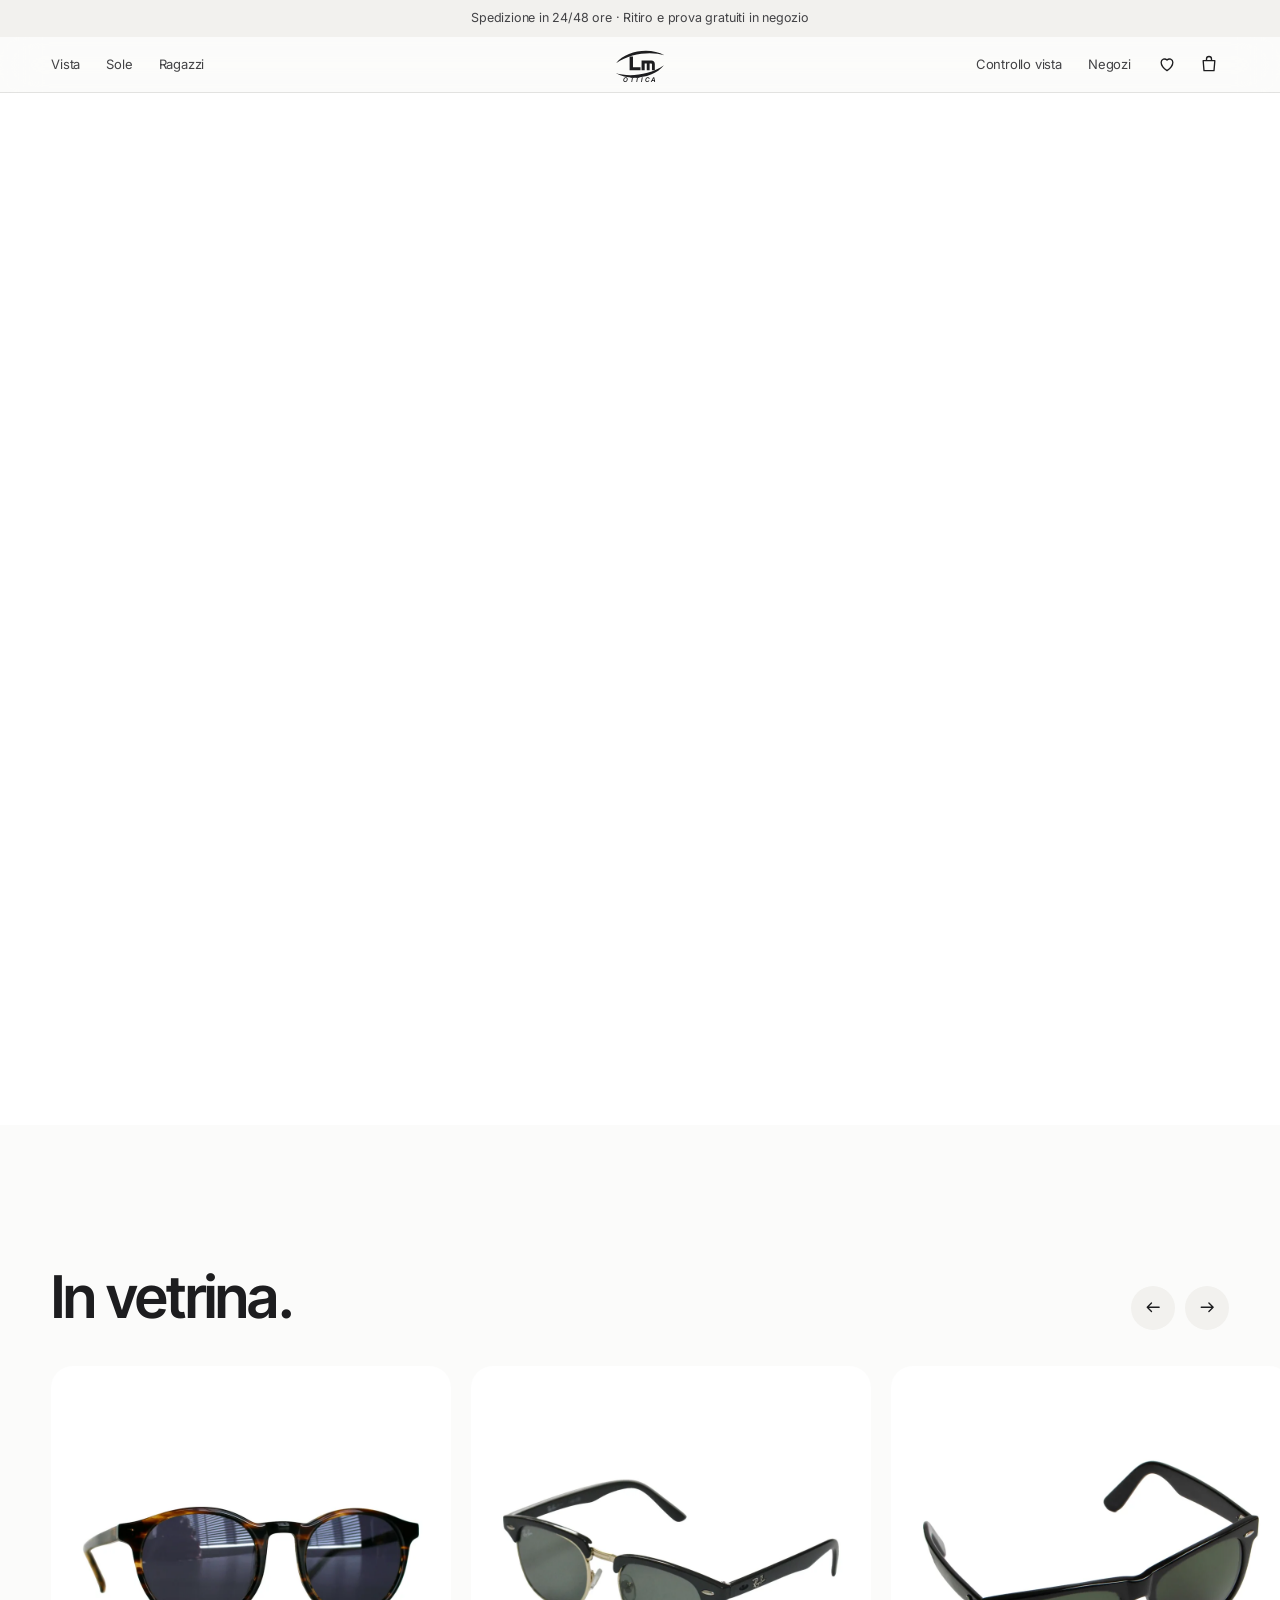
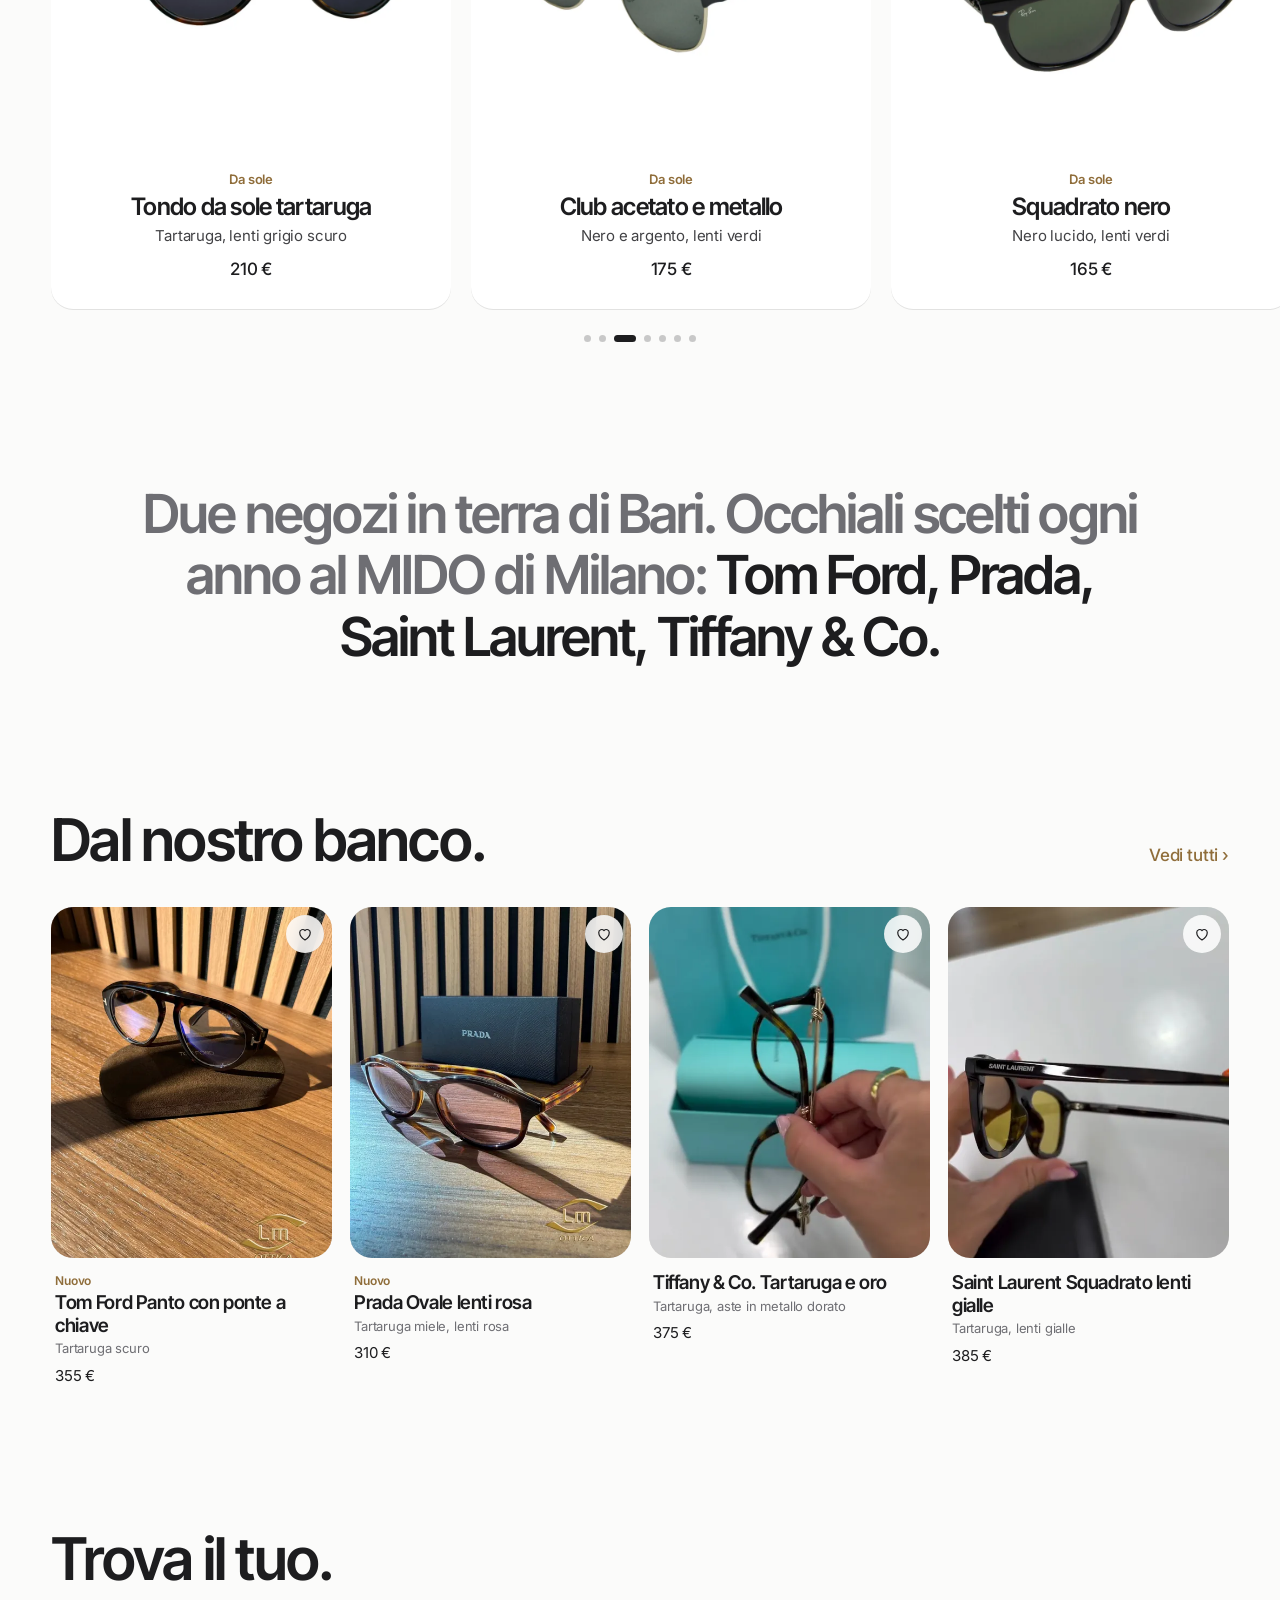
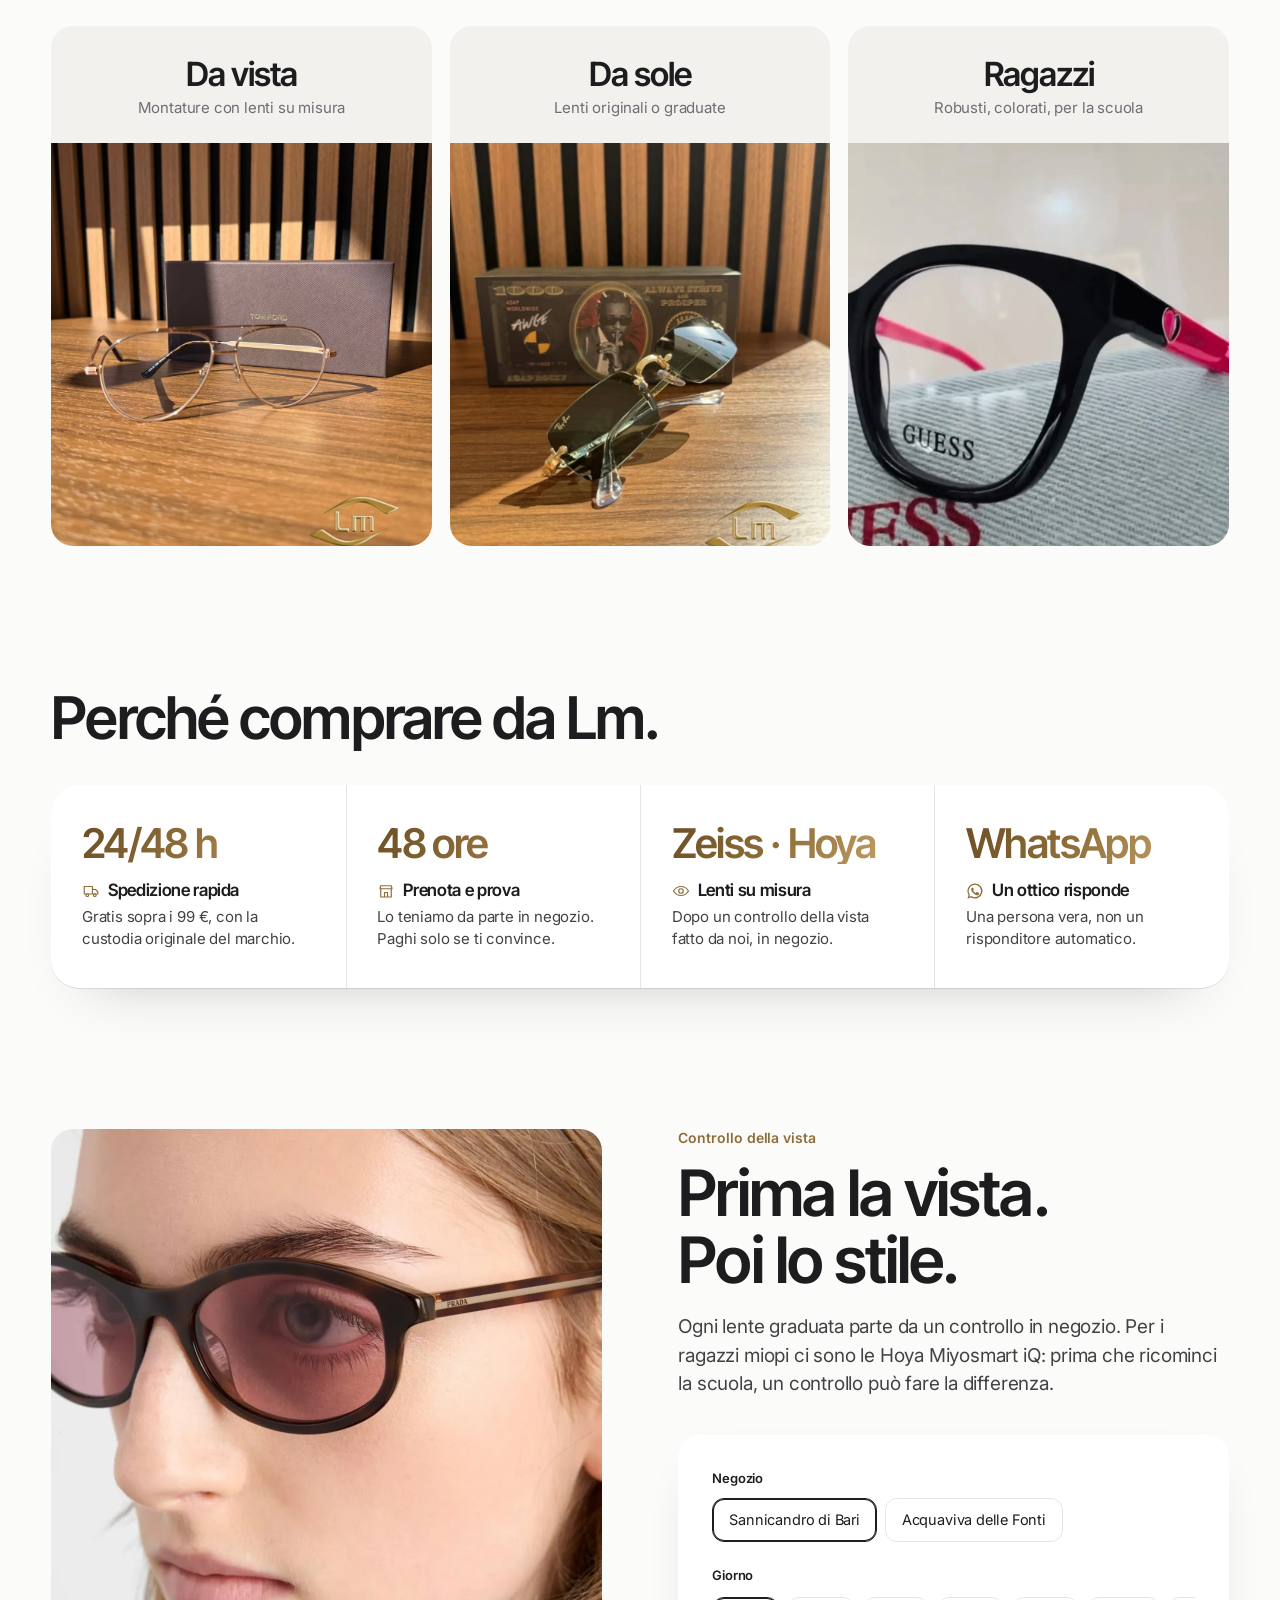
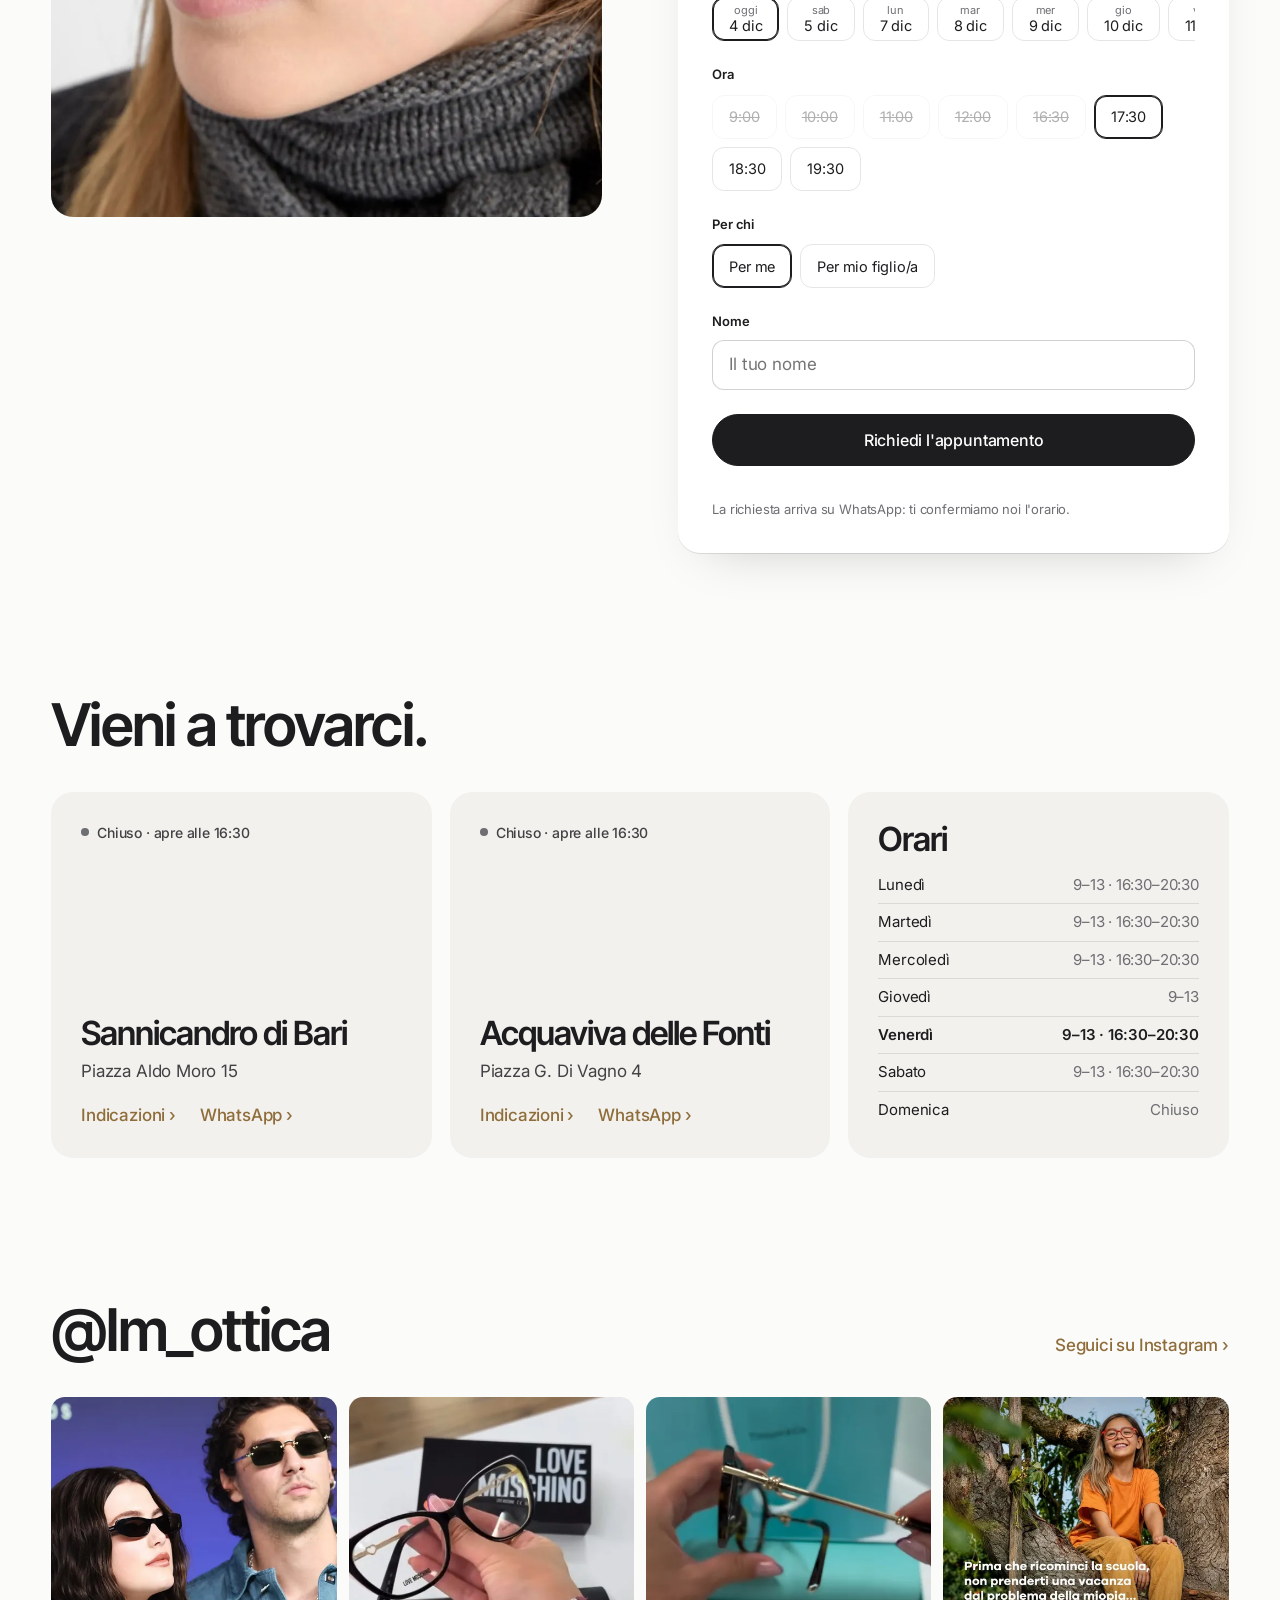
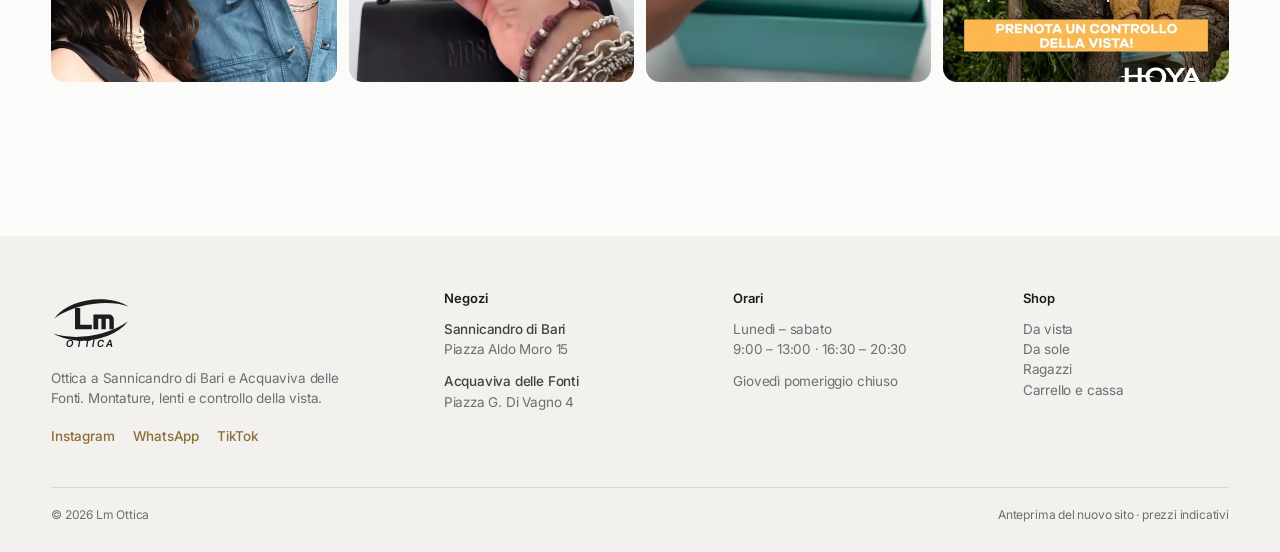
<file: index.html>
<!doctype html> <html lang="it"> <head> <meta charset="utf-8"> <meta name="viewport" content="width=device-width,initial-scale=1,viewport-fit=cover"> <title>Lm Ottica · Occhiali da vista e da sole · Sannicandro di Bari e Acquaviva delle Fonti</title> <meta name="description" content="Tom Ford, Prada, Saint Laurent, Tiffany & Co. e altri marchi. Ordina online con spedizione in 24/48 ore o prova in negozio a Sannicandro di Bari e Acquaviva delle Fonti."> <meta name="robots" content="noindex, nofollow"> <meta name="theme-color" content="#f7f5f1"> <meta property="og:title" content="Lm Ottica · Occhiali da vista e da sole · Sannicandro di Bari e Acquaviva delle Fonti"> <meta property="og:description" content="Tom Ford, Prada, Saint Laurent, Tiffany & Co. e altri marchi. Ordina online con spedizione in 24/48 ore o prova in negozio a Sannicandro di Bari e Acquaviva delle Fonti."> <meta property="og:image" content="assets/og.jpg"> <link rel="icon" href="favicon.svg" type="image/svg+xml"> <link rel="preconnect" href="https://fonts.googleapis.com"> <link rel="preconnect" href="https://fonts.gstatic.com" crossorigin> <link href="https://fonts.googleapis.com/css2?family=Inter+Tight:wght@500;600;700&family=Inter:wght@300;400;500;600&display=swap" rel="stylesheet"> <link rel="stylesheet" href="styles.css"> <script>try{sessionStorage.getItem("lmIntro")&&!/[?&]intro=1/.test(location.search)||matchMedia("(prefers-reduced-motion: reduce)").matches||document.documentElement.classList.add("con-intro")}catch(e){}</script> </head> <body class="p-home"> <svg width="0" height="0" style="position:absolute" aria-hidden="true"> <symbol id="i-borsa" viewBox="0 0 24 24"><path d="M5 8h14l-1 12H6L5 8Z" fill="none" stroke="currentColor" stroke-width="1.6" stroke-linejoin="round"/><path d="M9 8V6a3 3 0 0 1 6 0v2" fill="none" stroke="currentColor" stroke-width="1.6"/></symbol> <symbol id="i-cuore" viewBox="0 0 24 24"><path d="M12 20s-7-4.4-7-10a4 4 0 0 1 7-2.6A4 4 0 0 1 19 10c0 5.6-7 10-7 10Z" fill="none" stroke="currentColor" stroke-width="1.6" stroke-linejoin="round"/></symbol> <symbol id="i-menu" viewBox="0 0 24 24"><path d="M4 8h16M4 16h16" stroke="currentColor" stroke-width="1.6" stroke-linecap="round"/></symbol> <symbol id="i-x" viewBox="0 0 24 24"><path d="M6 6l12 12M18 6 6 18" stroke="currentColor" stroke-width="1.6" stroke-linecap="round"/></symbol> <symbol id="i-freccia" viewBox="0 0 24 24"><path d="M5 12h14m-5-5 5 5-5 5" fill="none" stroke="currentColor" stroke-width="1.6" stroke-linecap="round" stroke-linejoin="round"/></symbol> <symbol id="i-wa" viewBox="0 0 24 24"><path fill="currentColor" d="M12 2a10 10 0 0 0-8.6 15.1L2 22l5-1.3A10 10 0 1 0 12 2Zm0 18.2c-1.6 0-3.1-.4-4.4-1.2l-.3-.2-3 .8.8-2.9-.2-.3A8.2 8.2 0 1 1 12 20.2Zm4.5-6.1c-.2-.1-1.5-.7-1.7-.8-.2-.1-.4-.1-.6.1l-.8 1c-.1.2-.3.2-.5.1a6.7 6.7 0 0 1-3.3-2.9c-.3-.4.2-.4.7-1.4.1-.2 0-.3 0-.4l-.8-1.8c-.2-.5-.4-.4-.6-.4h-.5c-.2 0-.5.1-.7.3-.2.3-.9.9-.9 2.2s1 2.6 1.1 2.7c.1.2 1.9 2.9 4.6 4.1 1.7.7 2.4.8 3.2.7.5-.1 1.5-.6 1.8-1.2.2-.6.2-1.1.1-1.2l-.5-.3Z"/></symbol> <symbol id="i-pin" viewBox="0 0 24 24"><path d="M12 21s-6-5.6-6-11a6 6 0 0 1 12 0c0 5.4-6 11-6 11Z" fill="none" stroke="currentColor" stroke-width="1.6"/><circle cx="12" cy="10" r="2.2" fill="none" stroke="currentColor" stroke-width="1.6"/></symbol> <symbol id="i-furgone" viewBox="0 0 24 24"><path d="M3 6h11v10H3zM14 10h4l3 3v3h-7" fill="none" stroke="currentColor" stroke-width="1.6" stroke-linejoin="round"/><circle cx="7" cy="17.5" r="1.8" fill="var(--sf,#fff)" stroke="currentColor" stroke-width="1.6"/><circle cx="17" cy="17.5" r="1.8" fill="var(--sf,#fff)" stroke="currentColor" stroke-width="1.6"/></symbol> <symbol id="i-negozio" viewBox="0 0 24 24"><path d="M4 9h16l-1-4H5L4 9Zm1 0v11h14V9M10 20v-6h4v6" fill="none" stroke="currentColor" stroke-width="1.6" stroke-linejoin="round"/></symbol> <symbol id="i-occhio" viewBox="0 0 24 24"><path d="M2 12s3.6-6 10-6 10 6 10 6-3.6 6-10 6S2 12 2 12Z" fill="none" stroke="currentColor" stroke-width="1.6"/><circle cx="12" cy="12" r="3" fill="none" stroke="currentColor" stroke-width="1.6"/></symbol> <symbol id="i-ok" viewBox="0 0 24 24"><path d="m5 12.5 4.5 4.5L19 7.5" fill="none" stroke="currentColor" stroke-width="1.8" stroke-linecap="round" stroke-linejoin="round"/></symbol> <symbol id="i-ig" viewBox="0 0 24 24"><rect x="3.5" y="3.5" width="17" height="17" rx="5" fill="none" stroke="currentColor" stroke-width="1.6"/><circle cx="12" cy="12" r="4" fill="none" stroke="currentColor" stroke-width="1.6"/><circle cx="17.2" cy="6.8" r="1.1" fill="currentColor"/></symbol> <symbol id="i-ritorno" viewBox="0 0 24 24"><path d="M4 12a8 8 0 1 0 2.4-5.7M4 4v4h4" fill="none" stroke="currentColor" stroke-width="1.6" stroke-linecap="round" stroke-linejoin="round"/></symbol> </svg><div class="avviso">Spedizione in 24/48 ore · Ritiro e prova gratuiti in negozio</div> <header class="testata"> <div class="t-sx"> <button class="ico-btn solo-tel" type="button" data-apri-menu aria-label="Menu"><svg><use href="#i-menu"/></svg></button> <nav class="testata-nav" aria-label="Collezioni"> <a href="shop.html?cat=vista">Vista</a> <a href="shop.html?cat=sole">Sole</a> <a href="shop.html?cat=ragazzi">Ragazzi</a> </nav> </div> <a class="testata-logo" href="index.html" aria-label="Lm Ottica, home"><svg class="logo" viewBox="0 0 200 142" role="img" aria-label="Lm Ottica"><g fill="currentColor"> <path d="M8 66C46 16 142 4 194 36 146 20 66 26 8 66Z"/> <path d="M192 74C154 124 58 136 6 104 54 120 134 114 192 74Z"/> <path d="M60 40h13v42h29v11H60Z"/> <path d="M106 56h38c8 0 13 5 13 13v24h-11V70c0-2-1-3-3-3h-6v26h-11V67h-8v26h-12Z"/> <text x="100" y="138" text-anchor="middle" font-family="Inter Tight,Arial,sans-serif" font-style="italic" font-weight="600" font-size="25" letter-spacing="6">OTTICA</text> </g></svg></a> <div class="t-dx"> <nav class="testata-nav" aria-label="Servizi"> <a href="index.html#vista">Controllo vista</a> <a href="index.html#negozi">Negozi</a> </nav> <a class="ico-btn" href="shop.html?preferiti=1" aria-label="Preferiti"><svg><use href="#i-cuore"/></svg><span class="conta" data-conta-pref hidden>0</span></a> <button class="ico-btn" type="button" data-apri-carrello aria-label="Carrello"><svg><use href="#i-borsa"/></svg><span class="conta" data-conta-carrello hidden>0</span></button> </div> </header> <div class="menu-tel" data-menu hidden> <button class="ico-btn chiudi" type="button" data-chiudi-menu aria-label="Chiudi menu"><svg><use href="#i-x"/></svg></button> <nav> <a href="shop.html">Tutti gli occhiali</a> <a href="shop.html?cat=vista">Da vista</a> <a href="shop.html?cat=sole">Da sole</a> <a href="shop.html?cat=ragazzi">Ragazzi</a> <a href="index.html#vista">Controllo della vista</a> <a href="index.html#negozi">I negozi</a> </nav> <a class="btn btn-linea-chiara" href="https://wa.me/393512587280">Scrivici su WhatsApp</a> </div> <div class="intro" data-intro aria-hidden="true"> <div class="intro-palco"> <div class="intro-logo sfocato"><svg class="logo" viewBox="0 0 200 142" role="img" aria-label="Lm Ottica"><g fill="currentColor"> <path d="M8 66C46 16 142 4 194 36 146 20 66 26 8 66Z"/> <path d="M192 74C154 124 58 136 6 104 54 120 134 114 192 74Z"/> <path d="M60 40h13v42h29v11H60Z"/> <path d="M106 56h38c8 0 13 5 13 13v24h-11V70c0-2-1-3-3-3h-6v26h-11V67h-8v26h-12Z"/> <text x="100" y="138" text-anchor="middle" font-family="Inter Tight,Arial,sans-serif" font-style="italic" font-weight="600" font-size="25" letter-spacing="6">OTTICA</text> </g></svg></div> <div class="intro-logo nitido"><svg class="logo" viewBox="0 0 200 142" role="img" aria-label="Lm Ottica"><g fill="currentColor"> <path d="M8 66C46 16 142 4 194 36 146 20 66 26 8 66Z"/> <path d="M192 74C154 124 58 136 6 104 54 120 134 114 192 74Z"/> <path d="M60 40h13v42h29v11H60Z"/> <path d="M106 56h38c8 0 13 5 13 13v24h-11V70c0-2-1-3-3-3h-6v26h-11V67h-8v26h-12Z"/> <text x="100" y="138" text-anchor="middle" font-family="Inter Tight,Arial,sans-serif" font-style="italic" font-weight="600" font-size="25" letter-spacing="6">OTTICA</text> </g></svg></div> <div class="intro-occhiali"> <div class="finestra f-sx"><div class="eco"><div class="intro-logo"><svg class="logo" viewBox="0 0 200 142" role="img" aria-label="Lm Ottica"><g fill="currentColor"> <path d="M8 66C46 16 142 4 194 36 146 20 66 26 8 66Z"/> <path d="M192 74C154 124 58 136 6 104 54 120 134 114 192 74Z"/> <path d="M60 40h13v42h29v11H60Z"/> <path d="M106 56h38c8 0 13 5 13 13v24h-11V70c0-2-1-3-3-3h-6v26h-11V67h-8v26h-12Z"/> <text x="100" y="138" text-anchor="middle" font-family="Inter Tight,Arial,sans-serif" font-style="italic" font-weight="600" font-size="25" letter-spacing="6">OTTICA</text> </g></svg></div></div></div> <div class="finestra f-dx"><div class="eco"><div class="intro-logo"><svg class="logo" viewBox="0 0 200 142" role="img" aria-label="Lm Ottica"><g fill="currentColor"> <path d="M8 66C46 16 142 4 194 36 146 20 66 26 8 66Z"/> <path d="M192 74C154 124 58 136 6 104 54 120 134 114 192 74Z"/> <path d="M60 40h13v42h29v11H60Z"/> <path d="M106 56h38c8 0 13 5 13 13v24h-11V70c0-2-1-3-3-3h-6v26h-11V67h-8v26h-12Z"/> <text x="100" y="138" text-anchor="middle" font-family="Inter Tight,Arial,sans-serif" font-style="italic" font-weight="600" font-size="25" letter-spacing="6">OTTICA</text> </g></svg></div></div></div> <img src="assets/intro-occhiali-1400.webp" srcset="assets/intro-occhiali-1400.webp 1400w, assets/intro-occhiali-2400.webp 2400w" sizes="(min-width: 821px) 880px, 94vw" alt=""> </div> </div> </div> <main id="contenuto"> <section class="apertura" data-apertura> <div class="apertura-testo"> <p class="sopratitolo">Collezione autunno-inverno 2026</p> <h1>Lo sguardo, <br class="solo-tel-br">a fuoco.</h1> <p class="apertura-sub">Montature scelte una a una. A casa tua in 24/48 ore, oppure pronte da provare in negozio.</p> <div class="azioni"> <a class="btn" href="shop.html">Scopri la collezione</a> <a class="link-oro" href="#vista">Prenota un controllo ›</a> </div> </div> <a class="apertura-occhiale" href="prodotto.html?p=panto-tartaruga" aria-label="Panto in acetato tartarugato, 189 euro"> <span class="occhiale-entra"> <span class="occhiale-galleggia"> <span class="occhiale-inclina" data-inclina> <img class="nitida" src="assets/apertura-2400.webp" srcset="assets/apertura-1400.webp 1400w, assets/apertura-2400.webp 2400w, assets/apertura-3840.webp 3840w" sizes="(min-width: 821px) 1000px, 100vw" width="3843" height="2229" alt="Occhiale da vista panto in acetato tartarugato, fotografato su bianco" fetchpriority="high"> <img class="sfocata" src="assets/apertura-sfocata.webp" alt="" aria-hidden="true"> </span> </span> </span> <span class="occhiale-ombra" aria-hidden="true"></span> </a> <p class="apertura-didascalia">Panto in acetato tartarugato · Made in Italy · <strong>189 €</strong></p> </section> <section class="sezione galleria-sez"> <div class="testa-sez rv"> <h2>In vetrina.</h2> <div class="galleria-frecce"> <button class="freccia" type="button" data-scorri="-1" aria-label="Precedente"><svg><use href="#i-freccia"/></svg></button> <button class="freccia" type="button" data-scorri="1" aria-label="Successivo"><svg><use href="#i-freccia"/></svg></button> </div> </div> <div class="vetrina-scorri" data-vetrina-scorri></div> <div class="galleria-punti" data-punti aria-hidden="true"></div> </section> <section class="sezione frase"> <p class="rv">Due negozi in terra di Bari. Occhiali scelti ogni anno al MIDO di Milano: <span>Tom Ford, Prada, Saint Laurent, Tiffany &amp; Co.</span></p> </section> <section class="sezione"> <div class="testa-sez rv"> <h2>Dal nostro banco.</h2> <a class="link-oro" href="shop.html">Vedi tutti ›</a> </div> <div class="griglia quattro" data-griglia="nuovi"></div> </section> <section class="sezione categorie"> <div class="testa-sez rv"><h2>Trova il tuo.</h2></div> <div class="trittico"> <a class="tt rv" href="shop.html?cat=vista"> <span class="tt-testo"><span class="tt-nome">Da vista</span><span class="tt-sub">Montature con lenti su misura</span></span> <span class="tt-foto"><img src="assets/tomford-5-1000.webp" alt="Tom Ford pilot in metallo dorato" loading="lazy"></span> </a> <a class="tt rv" href="shop.html?cat=sole"> <span class="tt-testo"><span class="tt-nome">Da sole</span><span class="tt-sub">Lenti originali o graduate</span></span> <span class="tt-foto"><img src="assets/offcampus-3-1000.webp" alt="Ray-Ban senza montatura con lenti verdi" loading="lazy"></span> </a> <a class="tt rv" href="shop.html?cat=ragazzi"> <span class="tt-testo"><span class="tt-nome">Ragazzi</span><span class="tt-sub">Robusti, colorati, per la scuola</span></span> <span class="tt-foto"><img src="assets/astuccio-0-1000.webp" alt="Guess nero e fucsia" loading="lazy"></span> </a> </div> </section> <section class="sezione vantaggi"> <div class="testa-sez rv"><h2>Perché comprare da Lm.</h2></div> <div class="vantaggi-pannello rv"> <div class="vantaggio"> <p class="v-cifra">24/48 h</p> <h3><svg><use href="#i-furgone"/></svg>Spedizione rapida</h3> <p>Gratis sopra i 99 €, con la custodia originale del marchio.</p> </div> <div class="vantaggio"> <p class="v-cifra">48 ore</p> <h3><svg><use href="#i-negozio"/></svg>Prenota e prova</h3> <p>Lo teniamo da parte in negozio. Paghi solo se ti convince.</p> </div> <div class="vantaggio"> <p class="v-cifra">Zeiss · Hoya</p> <h3><svg><use href="#i-occhio"/></svg>Lenti su misura</h3> <p>Dopo un controllo della vista fatto da noi, in negozio.</p> </div> <div class="vantaggio"> <p class="v-cifra">WhatsApp</p> <h3><svg><use href="#i-wa"/></svg>Un ottico risponde</h3> <p>Una persona vera, non un risponditore automatico.</p> </div> </div> </section> <section class="sezione vista" id="vista"> <div class="vista-foto rv"><img src="assets/prada-1-1000.webp" alt="Ragazza con occhiali Prada" loading="lazy"></div> <div class="vista-testo"> <p class="sopratitolo rv">Controllo della vista</p> <h2 class="rv">Prima la vista.<br>Poi lo stile.</h2> <p class="rv">Ogni lente graduata parte da un controllo in negozio. Per i ragazzi miopi ci sono le Hoya Miyosmart iQ: prima che ricominci la scuola, un controllo può fare la differenza.</p> <form class="prenota rv" data-prenota> <fieldset> <legend>Negozio</legend> <div class="scelte"> <label class="chip"><input type="radio" name="negozio" value="Sannicandro di Bari" checked="checked"><span>Sannicandro di Bari</span></label> <label class="chip"><input type="radio" name="negozio" value="Acquaviva delle Fonti"><span>Acquaviva delle Fonti</span></label> </div> </fieldset> <fieldset> <legend>Giorno</legend> <div class="scelte giorni" data-giorni></div> </fieldset> <fieldset> <legend>Ora</legend> <div class="scelte ore" data-ore></div> </fieldset> <fieldset> <legend>Per chi</legend> <div class="scelte"> <label class="chip"><input type="radio" name="chi" value="per me" checked="checked"><span>Per me</span></label> <label class="chip"><input type="radio" name="chi" value="per mio figlio/mia figlia"><span>Per mio figlio/a</span></label> </div> </fieldset> <label class="campo"><span>Nome</span><input name="nome" autocomplete="given-name" required placeholder="Il tuo nome"></label> <button class="btn largo" type="submit">Richiedi l'appuntamento</button> <p class="nota">La richiesta arriva su WhatsApp: ti confermiamo noi l'orario.</p> </form> </div> </section> <section class="sezione negozi" id="negozi"> <div class="testa-sez rv"><h2>Vieni a trovarci.</h2></div> <div class="negozi-griglia"> <article class="negozio rv"> <p class="stato" data-stato></p> <h3>Sannicandro di Bari</h3> <p>Piazza Aldo Moro 15</p> <p class="negozio-link"> <a class="link-oro" href="https://www.google.com/maps/search/?api=1&amp;query=Lm+Ottica+Piazza+Aldo+Moro+15+Sannicandro+di+Bari">Indicazioni ›</a> <a class="link-oro" href="https://wa.me/393512587280">WhatsApp ›</a> </p> </article> <article class="negozio rv"> <p class="stato" data-stato></p> <h3>Acquaviva delle Fonti</h3> <p>Piazza G. Di Vagno 4</p> <p class="negozio-link"> <a class="link-oro" href="https://www.google.com/maps/search/?api=1&amp;query=Lm+Ottica+Piazza+Di+Vagno+4+Acquaviva+delle+Fonti">Indicazioni ›</a> <a class="link-oro" href="https://wa.me/393512587280">WhatsApp ›</a> </p> </article> <div class="orari rv"> <h3>Orari</h3> <dl data-orari> <div><dt>Lunedì</dt><dd>9–13 · 16:30–20:30</dd></div> <div><dt>Martedì</dt><dd>9–13 · 16:30–20:30</dd></div> <div><dt>Mercoledì</dt><dd>9–13 · 16:30–20:30</dd></div> <div><dt>Giovedì</dt><dd>9–13</dd></div> <div><dt>Venerdì</dt><dd>9–13 · 16:30–20:30</dd></div> <div><dt>Sabato</dt><dd>9–13 · 16:30–20:30</dd></div> <div><dt>Domenica</dt><dd>Chiuso</dd></div> </dl> </div> </div> </section> <section class="sezione insta"> <div class="testa-sez rv"><h2>@lm_ottica</h2><a class="link-oro" href="https://www.instagram.com/lm_ottica/">Seguici su Instagram ›</a></div> <div class="insta-griglia"> <a href="https://www.instagram.com/lm_ottica/" class="rv"><img src="assets/offcampus-1-520.webp" alt="Occhiali Saint Laurent nella serie Off Campus" loading="lazy"></a> <a href="https://www.instagram.com/lm_ottica/" class="rv"><img src="assets/moschino-0-520.webp" alt="Love Moschino cat-eye nero e oro" loading="lazy"></a> <a href="https://www.instagram.com/lm_ottica/" class="rv"><img src="assets/tiffany-2-520.webp" alt="Occhiale Tiffany con aste dorate" loading="lazy"></a> <a href="https://www.instagram.com/lm_ottica/" class="rv"><img src="assets/miyosmart-520.webp" alt="Campagna Hoya Miyosmart per ragazzi" loading="lazy"></a> </div> </section> </main> <div class="velo" data-velo hidden></div> <aside class="carrello" data-carrello aria-label="Carrello" aria-hidden="true"> <div class="carrello-top"> <h2>La tua selezione</h2> <button class="ico-btn" type="button" data-chiudi-carrello aria-label="Chiudi carrello"><svg><use href="#i-x"/></svg></button> </div> <div class="carrello-soglia" data-soglia></div> <div class="carrello-righe" data-righe></div> <div class="carrello-fondo" data-fondo-carrello> <div class="riga-tot"><span>Totale</span><strong data-totale>0 €</strong></div> <a class="btn largo" href="cassa.html">Procedi all'acquisto</a> <p class="nota">Spedizione in 24/48 ore oppure ritiro gratis in negozio.</p> </div> </aside> <div class="toast" data-toast role="status" aria-live="polite"></div> <footer class="piede"> <div class="piede-alto"> <div class="piede-marchio"> <svg class="logo" viewBox="0 0 200 142" role="img" aria-label="Lm Ottica"><g fill="currentColor"> <path d="M8 66C46 16 142 4 194 36 146 20 66 26 8 66Z"/> <path d="M192 74C154 124 58 136 6 104 54 120 134 114 192 74Z"/> <path d="M60 40h13v42h29v11H60Z"/> <path d="M106 56h38c8 0 13 5 13 13v24h-11V70c0-2-1-3-3-3h-6v26h-11V67h-8v26h-12Z"/> <text x="100" y="138" text-anchor="middle" font-family="Inter Tight,Arial,sans-serif" font-style="italic" font-weight="600" font-size="25" letter-spacing="6">OTTICA</text> </g></svg> <p>Ottica a Sannicandro di Bari e Acquaviva delle Fonti. Montature, lenti e controllo della vista.</p> <div class="piede-social"> <a class="piede-link" href="https://www.instagram.com/lm_ottica/">Instagram</a> <a class="piede-link" href="https://wa.me/393512587280">WhatsApp</a> <a class="piede-link" href="https://www.tiktok.com/@lmottica1">TikTok</a> </div> </div> <div> <h3>Negozi</h3> <p><strong>Sannicandro di Bari</strong><br>Piazza Aldo Moro 15</p> <p><strong>Acquaviva delle Fonti</strong><br>Piazza G. Di Vagno 4</p> </div> <div> <h3>Orari</h3> <p>Lunedì – sabato<br>9:00 – 13:00 · 16:30 – 20:30</p> <p>Giovedì pomeriggio chiuso</p> </div> <div> <h3>Shop</h3> <p><a href="shop.html?cat=vista">Da vista</a><br><a href="shop.html?cat=sole">Da sole</a><br><a href="shop.html?cat=ragazzi">Ragazzi</a><br><a href="cassa.html">Carrello e cassa</a></p> </div> </div> <div class="piede-basso"> <span>© 2026 Lm Ottica</span> <span>Anteprima del nuovo sito · prezzi indicativi</span> </div> </footer> <script src="prodotti.js"></script> <script src="app.js"></script> </body> </html>
</file>
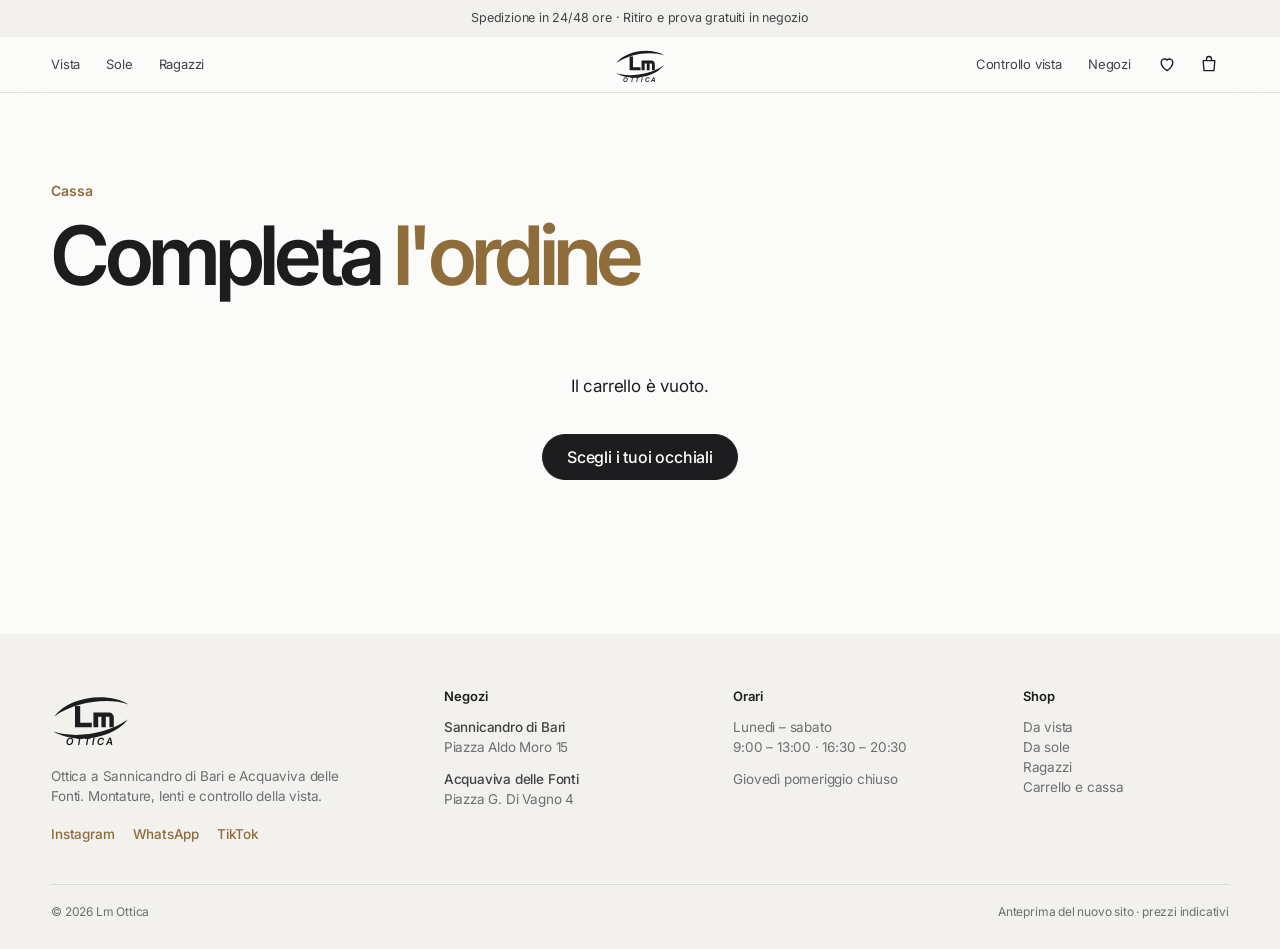
<file: cassa.html>
<!doctype html> <html lang="it"> <head> <meta charset="utf-8"> <meta name="viewport" content="width=device-width,initial-scale=1,viewport-fit=cover"> <title>Cassa · Lm Ottica</title> <meta name="description" content="Completa l'ordine: spedizione in 24/48 ore, ritiro o prova in negozio."> <meta name="robots" content="noindex, nofollow"> <meta name="theme-color" content="#f7f5f1"> <meta property="og:title" content="Cassa · Lm Ottica"> <meta property="og:description" content="Completa l'ordine: spedizione in 24/48 ore, ritiro o prova in negozio."> <meta property="og:image" content="assets/og.jpg"> <link rel="icon" href="favicon.svg" type="image/svg+xml"> <link rel="preconnect" href="https://fonts.googleapis.com"> <link rel="preconnect" href="https://fonts.gstatic.com" crossorigin> <link href="https://fonts.googleapis.com/css2?family=Inter+Tight:wght@500;600;700&family=Inter:wght@300;400;500;600&display=swap" rel="stylesheet"> <link rel="stylesheet" href="styles.css"> </head> <body class="p-cassa"> <svg width="0" height="0" style="position:absolute" aria-hidden="true"> <symbol id="i-borsa" viewBox="0 0 24 24"><path d="M5 8h14l-1 12H6L5 8Z" fill="none" stroke="currentColor" stroke-width="1.6" stroke-linejoin="round"/><path d="M9 8V6a3 3 0 0 1 6 0v2" fill="none" stroke="currentColor" stroke-width="1.6"/></symbol> <symbol id="i-cuore" viewBox="0 0 24 24"><path d="M12 20s-7-4.4-7-10a4 4 0 0 1 7-2.6A4 4 0 0 1 19 10c0 5.6-7 10-7 10Z" fill="none" stroke="currentColor" stroke-width="1.6" stroke-linejoin="round"/></symbol> <symbol id="i-menu" viewBox="0 0 24 24"><path d="M4 8h16M4 16h16" stroke="currentColor" stroke-width="1.6" stroke-linecap="round"/></symbol> <symbol id="i-x" viewBox="0 0 24 24"><path d="M6 6l12 12M18 6 6 18" stroke="currentColor" stroke-width="1.6" stroke-linecap="round"/></symbol> <symbol id="i-freccia" viewBox="0 0 24 24"><path d="M5 12h14m-5-5 5 5-5 5" fill="none" stroke="currentColor" stroke-width="1.6" stroke-linecap="round" stroke-linejoin="round"/></symbol> <symbol id="i-wa" viewBox="0 0 24 24"><path fill="currentColor" d="M12 2a10 10 0 0 0-8.6 15.1L2 22l5-1.3A10 10 0 1 0 12 2Zm0 18.2c-1.6 0-3.1-.4-4.4-1.2l-.3-.2-3 .8.8-2.9-.2-.3A8.2 8.2 0 1 1 12 20.2Zm4.5-6.1c-.2-.1-1.5-.7-1.7-.8-.2-.1-.4-.1-.6.1l-.8 1c-.1.2-.3.2-.5.1a6.7 6.7 0 0 1-3.3-2.9c-.3-.4.2-.4.7-1.4.1-.2 0-.3 0-.4l-.8-1.8c-.2-.5-.4-.4-.6-.4h-.5c-.2 0-.5.1-.7.3-.2.3-.9.9-.9 2.2s1 2.6 1.1 2.7c.1.2 1.9 2.9 4.6 4.1 1.7.7 2.4.8 3.2.7.5-.1 1.5-.6 1.8-1.2.2-.6.2-1.1.1-1.2l-.5-.3Z"/></symbol> <symbol id="i-pin" viewBox="0 0 24 24"><path d="M12 21s-6-5.6-6-11a6 6 0 0 1 12 0c0 5.4-6 11-6 11Z" fill="none" stroke="currentColor" stroke-width="1.6"/><circle cx="12" cy="10" r="2.2" fill="none" stroke="currentColor" stroke-width="1.6"/></symbol> <symbol id="i-furgone" viewBox="0 0 24 24"><path d="M3 6h11v10H3zM14 10h4l3 3v3h-7" fill="none" stroke="currentColor" stroke-width="1.6" stroke-linejoin="round"/><circle cx="7" cy="17.5" r="1.8" fill="var(--sf,#fff)" stroke="currentColor" stroke-width="1.6"/><circle cx="17" cy="17.5" r="1.8" fill="var(--sf,#fff)" stroke="currentColor" stroke-width="1.6"/></symbol> <symbol id="i-negozio" viewBox="0 0 24 24"><path d="M4 9h16l-1-4H5L4 9Zm1 0v11h14V9M10 20v-6h4v6" fill="none" stroke="currentColor" stroke-width="1.6" stroke-linejoin="round"/></symbol> <symbol id="i-occhio" viewBox="0 0 24 24"><path d="M2 12s3.6-6 10-6 10 6 10 6-3.6 6-10 6S2 12 2 12Z" fill="none" stroke="currentColor" stroke-width="1.6"/><circle cx="12" cy="12" r="3" fill="none" stroke="currentColor" stroke-width="1.6"/></symbol> <symbol id="i-ok" viewBox="0 0 24 24"><path d="m5 12.5 4.5 4.5L19 7.5" fill="none" stroke="currentColor" stroke-width="1.8" stroke-linecap="round" stroke-linejoin="round"/></symbol> <symbol id="i-ig" viewBox="0 0 24 24"><rect x="3.5" y="3.5" width="17" height="17" rx="5" fill="none" stroke="currentColor" stroke-width="1.6"/><circle cx="12" cy="12" r="4" fill="none" stroke="currentColor" stroke-width="1.6"/><circle cx="17.2" cy="6.8" r="1.1" fill="currentColor"/></symbol> <symbol id="i-ritorno" viewBox="0 0 24 24"><path d="M4 12a8 8 0 1 0 2.4-5.7M4 4v4h4" fill="none" stroke="currentColor" stroke-width="1.6" stroke-linecap="round" stroke-linejoin="round"/></symbol> </svg><div class="avviso">Spedizione in 24/48 ore · Ritiro e prova gratuiti in negozio</div> <header class="testata"> <div class="t-sx"> <button class="ico-btn solo-tel" type="button" data-apri-menu aria-label="Menu"><svg><use href="#i-menu"/></svg></button> <nav class="testata-nav" aria-label="Collezioni"> <a href="shop.html?cat=vista">Vista</a> <a href="shop.html?cat=sole">Sole</a> <a href="shop.html?cat=ragazzi">Ragazzi</a> </nav> </div> <a class="testata-logo" href="index.html" aria-label="Lm Ottica, home"><svg class="logo" viewBox="0 0 200 142" role="img" aria-label="Lm Ottica"><g fill="currentColor"> <path d="M8 66C46 16 142 4 194 36 146 20 66 26 8 66Z"/> <path d="M192 74C154 124 58 136 6 104 54 120 134 114 192 74Z"/> <path d="M60 40h13v42h29v11H60Z"/> <path d="M106 56h38c8 0 13 5 13 13v24h-11V70c0-2-1-3-3-3h-6v26h-11V67h-8v26h-12Z"/> <text x="100" y="138" text-anchor="middle" font-family="Inter Tight,Arial,sans-serif" font-style="italic" font-weight="600" font-size="25" letter-spacing="6">OTTICA</text> </g></svg></a> <div class="t-dx"> <nav class="testata-nav" aria-label="Servizi"> <a href="index.html#vista">Controllo vista</a> <a href="index.html#negozi">Negozi</a> </nav> <a class="ico-btn" href="shop.html?preferiti=1" aria-label="Preferiti"><svg><use href="#i-cuore"/></svg><span class="conta" data-conta-pref hidden>0</span></a> <button class="ico-btn" type="button" data-apri-carrello aria-label="Carrello"><svg><use href="#i-borsa"/></svg><span class="conta" data-conta-carrello hidden>0</span></button> </div> </header> <div class="menu-tel" data-menu hidden> <button class="ico-btn chiudi" type="button" data-chiudi-menu aria-label="Chiudi menu"><svg><use href="#i-x"/></svg></button> <nav> <a href="shop.html">Tutti gli occhiali</a> <a href="shop.html?cat=vista">Da vista</a> <a href="shop.html?cat=sole">Da sole</a> <a href="shop.html?cat=ragazzi">Ragazzi</a> <a href="index.html#vista">Controllo della vista</a> <a href="index.html#negozi">I negozi</a> </nav> <a class="btn btn-linea-chiara" href="https://wa.me/393512587280">Scrivici su WhatsApp</a> </div> <main id="contenuto" class="cassa"> <div class="shop-testa"> <p class="occhiello scuro">Cassa</p> <h1>Completa <em>l'ordine</em></h1> </div> <div class="cassa-vuota" data-cassa-vuota hidden> <p>Il carrello è vuoto.</p> <a class="btn btn-scuro" href="shop.html">Scegli i tuoi occhiali</a> </div> <form class="cassa-griglia" data-cassa novalidate> <div class="cassa-form"> <section class="blocco"> <h2><span>1</span>I tuoi dati</h2> <div class="campi"> <label class="campo"><span>Nome e cognome</span><input name="nome" autocomplete="name" required></label> <label class="campo"><span>Telefono</span><input name="tel" type="tel" autocomplete="tel" required inputmode="tel"></label> <label class="campo intero"><span>Email</span><input name="email" type="email" autocomplete="email" required></label> </div> </section> <section class="blocco"> <h2><span>2</span>Come lo vuoi ricevere</h2> <div class="consegne"> <label class="opz"><input type="radio" name="consegna" value="spedizione" checked="checked"><span><strong>Spedizione a casa</strong><small>In 24/48 ore · gratis sopra 99 €, altrimenti 6,90 €</small></span></label> <label class="opz"><input type="radio" name="consegna" value="ritiro"><span><strong>Ritiro in negozio</strong><small>Gratis · pronto in giornata se disponibile</small></span></label> <label class="opz"><input type="radio" name="consegna" value="prova"><span><strong>Prenota e prova in negozio</strong><small>Lo teniamo da parte 48 ore: paghi solo se ti convince</small></span></label> </div> <div class="campi" data-indirizzo> <label class="campo intero"><span>Indirizzo</span><input name="via" autocomplete="street-address" required></label> <label class="campo"><span>Città</span><input name="citta" autocomplete="address-level2" required></label> <label class="campo"><span>CAP</span><input name="cap" autocomplete="postal-code" inputmode="numeric" required></label> </div> <div class="scelte" data-scegli-negozio hidden> <label class="chip"><input type="radio" name="negozio" value="Sannicandro di Bari, Piazza Aldo Moro 15" checked="checked"><span>Sannicandro · P.zza Aldo Moro 15</span></label> <label class="chip"><input type="radio" name="negozio" value="Acquaviva delle Fonti, Piazza G. Di Vagno 4"><span>Acquaviva · P.zza Di Vagno 4</span></label> </div> </section> <section class="blocco" data-blocco-pag> <h2><span>3</span>Pagamento</h2> <div class="consegne" data-pagamenti> <label class="opz"><input type="radio" name="pag" value="carta" checked="checked"><span><strong>Carta, Apple Pay o Google Pay</strong><small>Pagamento sicuro</small></span><span class="carte"><i>VISA</i><i>MC</i><i>AMEX</i></span></label> <label class="opz"><input type="radio" name="pag" value="paypal"><span><strong>PayPal</strong><small>Anche in 3 rate senza interessi</small></span></label> <label class="opz" data-pag-negozio hidden><input type="radio" name="pag" value="negozio"><span><strong>Paga in negozio</strong><small>Al ritiro, con carta o contanti</small></span></label> </div> </section> </div> <aside class="riepilogo"> <h2>Riepilogo</h2> <div data-riepilogo></div> <div class="riepilogo-tot"> <div><span>Subtotale</span><span data-sub></span></div> <div><span>Consegna</span><span data-sped></span></div> <div class="tot"><span>Totale</span><strong data-tot></strong></div> </div> <button class="btn btn-oro largo" type="submit" data-conferma>Conferma l'ordine</button> <p class="nota">Anteprima: nessun pagamento reale e nessun dato inviato.</p> </aside> </form> <section class="grazie" data-grazie hidden> <svg class="grazie-ok"><use href="#i-ok"/></svg> <h2>Grazie, <em data-grazie-nome></em>!</h2> <p data-grazie-testo></p> <p class="ordine-n" data-ordine-n></p> <div class="grazie-az"> <a class="btn btn-wa" data-grazie-wa href="#"><svg><use href="#i-wa"/></svg>Mandaci la conferma su WhatsApp</a> <a class="btn btn-linea" href="index.html">Torna alla home</a> </div> </section> </main> <div class="velo" data-velo hidden></div> <aside class="carrello" data-carrello aria-label="Carrello" aria-hidden="true"> <div class="carrello-top"> <h2>La tua selezione</h2> <button class="ico-btn" type="button" data-chiudi-carrello aria-label="Chiudi carrello"><svg><use href="#i-x"/></svg></button> </div> <div class="carrello-soglia" data-soglia></div> <div class="carrello-righe" data-righe></div> <div class="carrello-fondo" data-fondo-carrello> <div class="riga-tot"><span>Totale</span><strong data-totale>0 €</strong></div> <a class="btn largo" href="cassa.html">Procedi all'acquisto</a> <p class="nota">Spedizione in 24/48 ore oppure ritiro gratis in negozio.</p> </div> </aside> <div class="toast" data-toast role="status" aria-live="polite"></div> <footer class="piede"> <div class="piede-alto"> <div class="piede-marchio"> <svg class="logo" viewBox="0 0 200 142" role="img" aria-label="Lm Ottica"><g fill="currentColor"> <path d="M8 66C46 16 142 4 194 36 146 20 66 26 8 66Z"/> <path d="M192 74C154 124 58 136 6 104 54 120 134 114 192 74Z"/> <path d="M60 40h13v42h29v11H60Z"/> <path d="M106 56h38c8 0 13 5 13 13v24h-11V70c0-2-1-3-3-3h-6v26h-11V67h-8v26h-12Z"/> <text x="100" y="138" text-anchor="middle" font-family="Inter Tight,Arial,sans-serif" font-style="italic" font-weight="600" font-size="25" letter-spacing="6">OTTICA</text> </g></svg> <p>Ottica a Sannicandro di Bari e Acquaviva delle Fonti. Montature, lenti e controllo della vista.</p> <div class="piede-social"> <a class="piede-link" href="https://www.instagram.com/lm_ottica/">Instagram</a> <a class="piede-link" href="https://wa.me/393512587280">WhatsApp</a> <a class="piede-link" href="https://www.tiktok.com/@lmottica1">TikTok</a> </div> </div> <div> <h3>Negozi</h3> <p><strong>Sannicandro di Bari</strong><br>Piazza Aldo Moro 15</p> <p><strong>Acquaviva delle Fonti</strong><br>Piazza G. Di Vagno 4</p> </div> <div> <h3>Orari</h3> <p>Lunedì – sabato<br>9:00 – 13:00 · 16:30 – 20:30</p> <p>Giovedì pomeriggio chiuso</p> </div> <div> <h3>Shop</h3> <p><a href="shop.html?cat=vista">Da vista</a><br><a href="shop.html?cat=sole">Da sole</a><br><a href="shop.html?cat=ragazzi">Ragazzi</a><br><a href="cassa.html">Carrello e cassa</a></p> </div> </div> <div class="piede-basso"> <span>© 2026 Lm Ottica</span> <span>Anteprima del nuovo sito · prezzi indicativi</span> </div> </footer> <script src="prodotti.js"></script> <script src="app.js"></script> </body> </html>
</file>
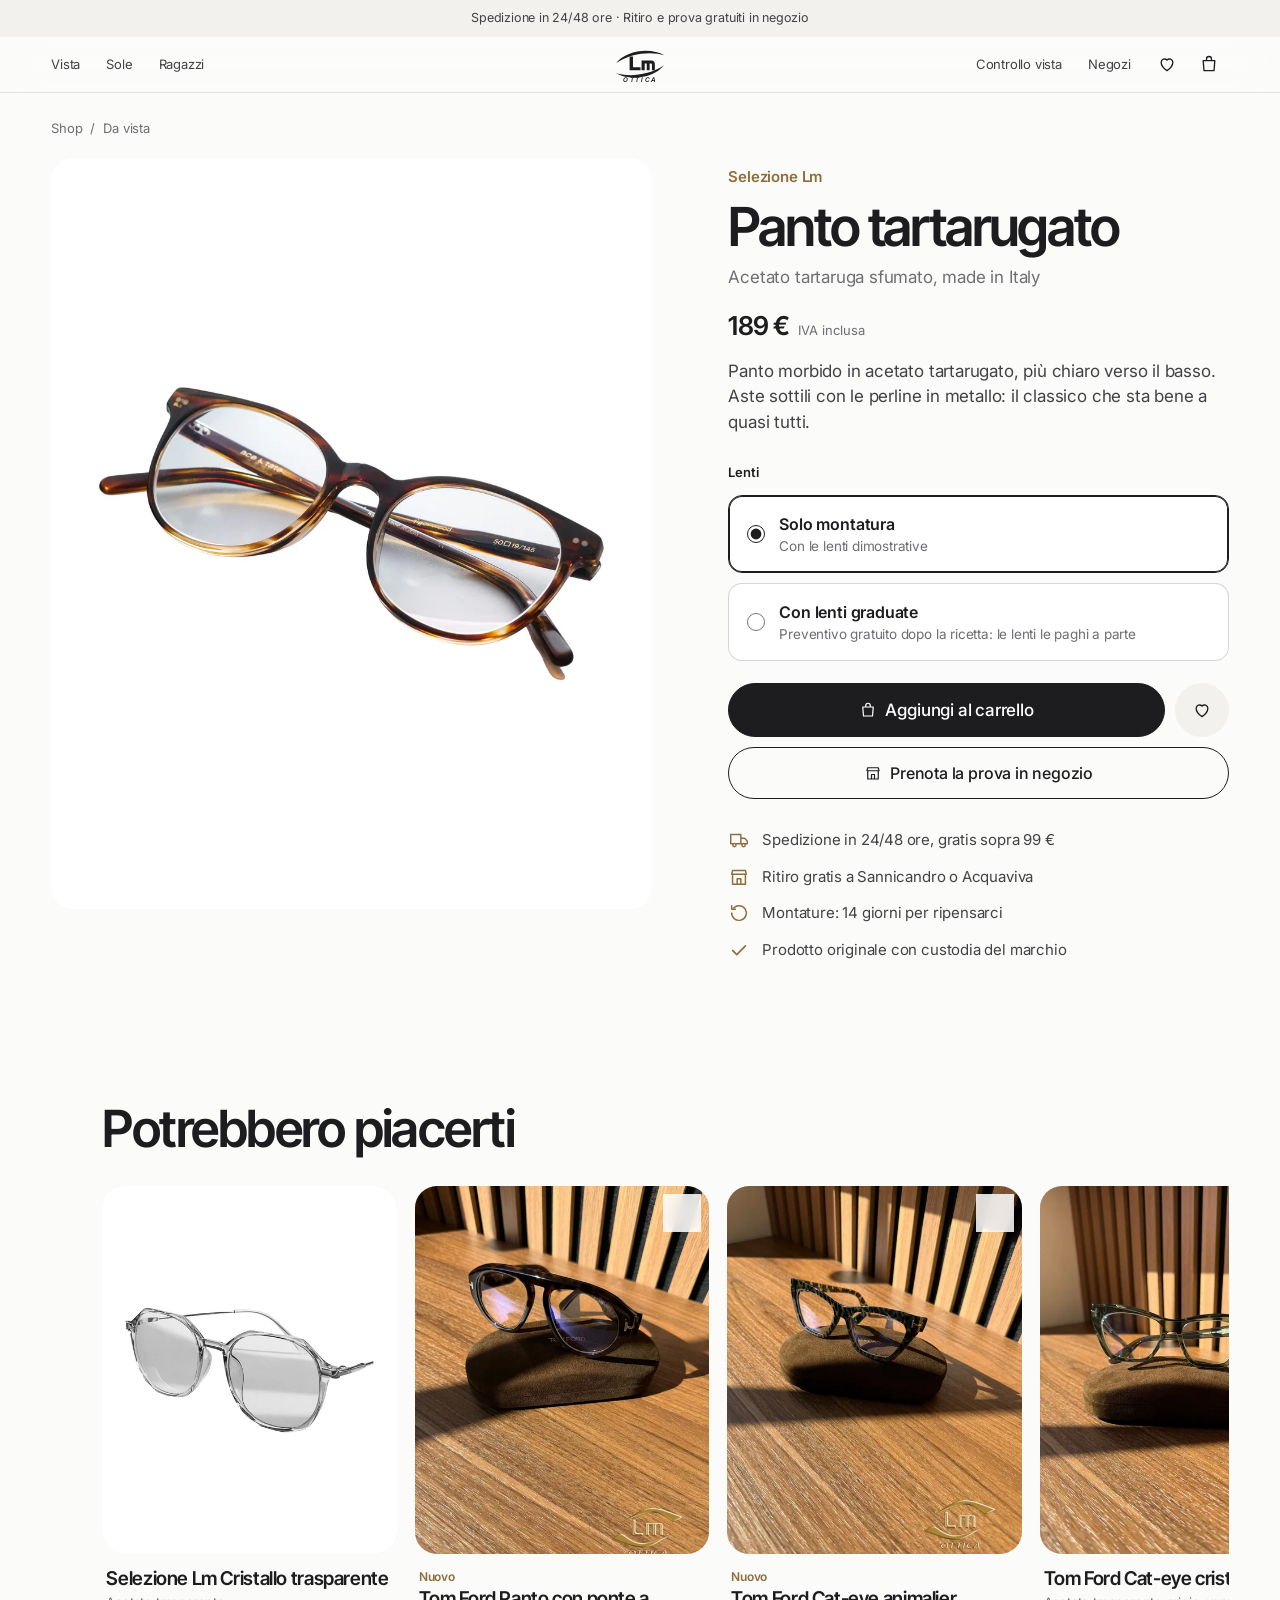
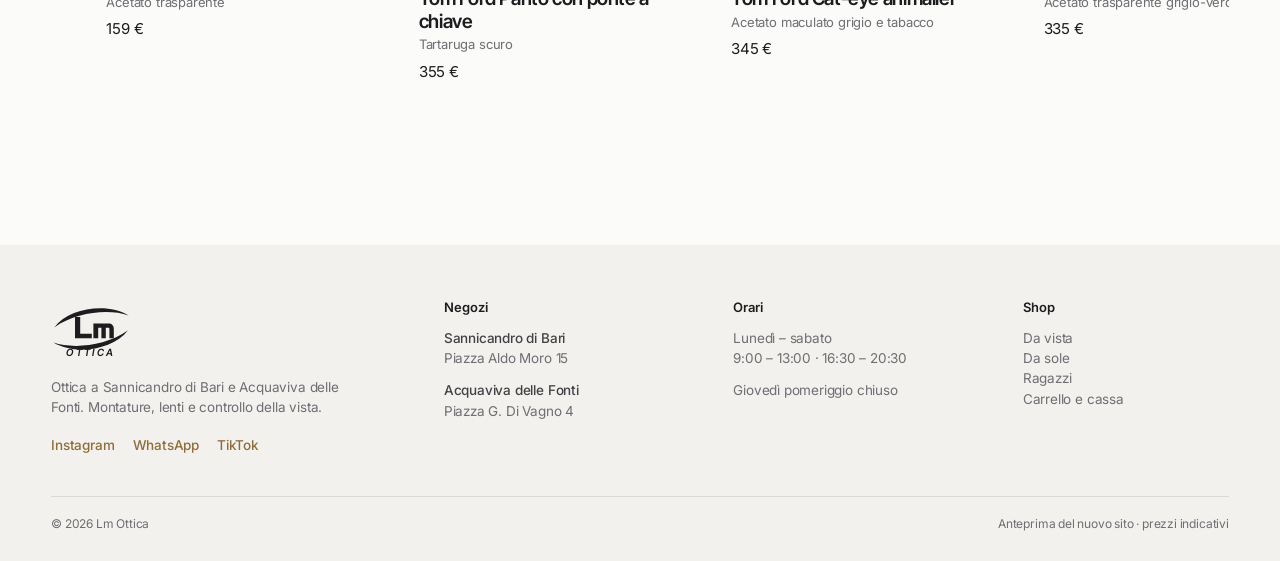
<file: prodotto.html>
<!doctype html> <html lang="it"> <head> <meta charset="utf-8"> <meta name="viewport" content="width=device-width,initial-scale=1,viewport-fit=cover"> <title>Occhiali · Lm Ottica</title> <meta name="description" content="Scheda prodotto Lm Ottica: dettagli, prezzo, lenti graduate e prova in negozio."> <meta name="robots" content="noindex, nofollow"> <meta name="theme-color" content="#f7f5f1"> <meta property="og:title" content="Occhiali · Lm Ottica"> <meta property="og:description" content="Scheda prodotto Lm Ottica: dettagli, prezzo, lenti graduate e prova in negozio."> <meta property="og:image" content="assets/og.jpg"> <link rel="icon" href="favicon.svg" type="image/svg+xml"> <link rel="preconnect" href="https://fonts.googleapis.com"> <link rel="preconnect" href="https://fonts.gstatic.com" crossorigin> <link href="https://fonts.googleapis.com/css2?family=Inter+Tight:wght@500;600;700&family=Inter:wght@300;400;500;600&display=swap" rel="stylesheet"> <link rel="stylesheet" href="styles.css"> </head> <body class="p-prodotto"> <svg width="0" height="0" style="position:absolute" aria-hidden="true"> <symbol id="i-borsa" viewBox="0 0 24 24"><path d="M5 8h14l-1 12H6L5 8Z" fill="none" stroke="currentColor" stroke-width="1.6" stroke-linejoin="round"/><path d="M9 8V6a3 3 0 0 1 6 0v2" fill="none" stroke="currentColor" stroke-width="1.6"/></symbol> <symbol id="i-cuore" viewBox="0 0 24 24"><path d="M12 20s-7-4.4-7-10a4 4 0 0 1 7-2.6A4 4 0 0 1 19 10c0 5.6-7 10-7 10Z" fill="none" stroke="currentColor" stroke-width="1.6" stroke-linejoin="round"/></symbol> <symbol id="i-menu" viewBox="0 0 24 24"><path d="M4 8h16M4 16h16" stroke="currentColor" stroke-width="1.6" stroke-linecap="round"/></symbol> <symbol id="i-x" viewBox="0 0 24 24"><path d="M6 6l12 12M18 6 6 18" stroke="currentColor" stroke-width="1.6" stroke-linecap="round"/></symbol> <symbol id="i-freccia" viewBox="0 0 24 24"><path d="M5 12h14m-5-5 5 5-5 5" fill="none" stroke="currentColor" stroke-width="1.6" stroke-linecap="round" stroke-linejoin="round"/></symbol> <symbol id="i-wa" viewBox="0 0 24 24"><path fill="currentColor" d="M12 2a10 10 0 0 0-8.6 15.1L2 22l5-1.3A10 10 0 1 0 12 2Zm0 18.2c-1.6 0-3.1-.4-4.4-1.2l-.3-.2-3 .8.8-2.9-.2-.3A8.2 8.2 0 1 1 12 20.2Zm4.5-6.1c-.2-.1-1.5-.7-1.7-.8-.2-.1-.4-.1-.6.1l-.8 1c-.1.2-.3.2-.5.1a6.7 6.7 0 0 1-3.3-2.9c-.3-.4.2-.4.7-1.4.1-.2 0-.3 0-.4l-.8-1.8c-.2-.5-.4-.4-.6-.4h-.5c-.2 0-.5.1-.7.3-.2.3-.9.9-.9 2.2s1 2.6 1.1 2.7c.1.2 1.9 2.9 4.6 4.1 1.7.7 2.4.8 3.2.7.5-.1 1.5-.6 1.8-1.2.2-.6.2-1.1.1-1.2l-.5-.3Z"/></symbol> <symbol id="i-pin" viewBox="0 0 24 24"><path d="M12 21s-6-5.6-6-11a6 6 0 0 1 12 0c0 5.4-6 11-6 11Z" fill="none" stroke="currentColor" stroke-width="1.6"/><circle cx="12" cy="10" r="2.2" fill="none" stroke="currentColor" stroke-width="1.6"/></symbol> <symbol id="i-furgone" viewBox="0 0 24 24"><path d="M3 6h11v10H3zM14 10h4l3 3v3h-7" fill="none" stroke="currentColor" stroke-width="1.6" stroke-linejoin="round"/><circle cx="7" cy="17.5" r="1.8" fill="var(--sf,#fff)" stroke="currentColor" stroke-width="1.6"/><circle cx="17" cy="17.5" r="1.8" fill="var(--sf,#fff)" stroke="currentColor" stroke-width="1.6"/></symbol> <symbol id="i-negozio" viewBox="0 0 24 24"><path d="M4 9h16l-1-4H5L4 9Zm1 0v11h14V9M10 20v-6h4v6" fill="none" stroke="currentColor" stroke-width="1.6" stroke-linejoin="round"/></symbol> <symbol id="i-occhio" viewBox="0 0 24 24"><path d="M2 12s3.6-6 10-6 10 6 10 6-3.6 6-10 6S2 12 2 12Z" fill="none" stroke="currentColor" stroke-width="1.6"/><circle cx="12" cy="12" r="3" fill="none" stroke="currentColor" stroke-width="1.6"/></symbol> <symbol id="i-ok" viewBox="0 0 24 24"><path d="m5 12.5 4.5 4.5L19 7.5" fill="none" stroke="currentColor" stroke-width="1.8" stroke-linecap="round" stroke-linejoin="round"/></symbol> <symbol id="i-ig" viewBox="0 0 24 24"><rect x="3.5" y="3.5" width="17" height="17" rx="5" fill="none" stroke="currentColor" stroke-width="1.6"/><circle cx="12" cy="12" r="4" fill="none" stroke="currentColor" stroke-width="1.6"/><circle cx="17.2" cy="6.8" r="1.1" fill="currentColor"/></symbol> <symbol id="i-ritorno" viewBox="0 0 24 24"><path d="M4 12a8 8 0 1 0 2.4-5.7M4 4v4h4" fill="none" stroke="currentColor" stroke-width="1.6" stroke-linecap="round" stroke-linejoin="round"/></symbol> </svg><div class="avviso">Spedizione in 24/48 ore · Ritiro e prova gratuiti in negozio</div> <header class="testata"> <div class="t-sx"> <button class="ico-btn solo-tel" type="button" data-apri-menu aria-label="Menu"><svg><use href="#i-menu"/></svg></button> <nav class="testata-nav" aria-label="Collezioni"> <a href="shop.html?cat=vista">Vista</a> <a href="shop.html?cat=sole">Sole</a> <a href="shop.html?cat=ragazzi">Ragazzi</a> </nav> </div> <a class="testata-logo" href="index.html" aria-label="Lm Ottica, home"><svg class="logo" viewBox="0 0 200 142" role="img" aria-label="Lm Ottica"><g fill="currentColor"> <path d="M8 66C46 16 142 4 194 36 146 20 66 26 8 66Z"/> <path d="M192 74C154 124 58 136 6 104 54 120 134 114 192 74Z"/> <path d="M60 40h13v42h29v11H60Z"/> <path d="M106 56h38c8 0 13 5 13 13v24h-11V70c0-2-1-3-3-3h-6v26h-11V67h-8v26h-12Z"/> <text x="100" y="138" text-anchor="middle" font-family="Inter Tight,Arial,sans-serif" font-style="italic" font-weight="600" font-size="25" letter-spacing="6">OTTICA</text> </g></svg></a> <div class="t-dx"> <nav class="testata-nav" aria-label="Servizi"> <a href="index.html#vista">Controllo vista</a> <a href="index.html#negozi">Negozi</a> </nav> <a class="ico-btn" href="shop.html?preferiti=1" aria-label="Preferiti"><svg><use href="#i-cuore"/></svg><span class="conta" data-conta-pref hidden>0</span></a> <button class="ico-btn" type="button" data-apri-carrello aria-label="Carrello"><svg><use href="#i-borsa"/></svg><span class="conta" data-conta-carrello hidden>0</span></button> </div> </header> <div class="menu-tel" data-menu hidden> <button class="ico-btn chiudi" type="button" data-chiudi-menu aria-label="Chiudi menu"><svg><use href="#i-x"/></svg></button> <nav> <a href="shop.html">Tutti gli occhiali</a> <a href="shop.html?cat=vista">Da vista</a> <a href="shop.html?cat=sole">Da sole</a> <a href="shop.html?cat=ragazzi">Ragazzi</a> <a href="index.html#vista">Controllo della vista</a> <a href="index.html#negozi">I negozi</a> </nav> <a class="btn btn-linea-chiara" href="https://wa.me/393512587280">Scrivici su WhatsApp</a> </div> <main id="contenuto" class="prodotto" data-prodotto> <nav class="briciole" aria-label="Percorso"><a href="shop.html">Shop</a><span>/</span><a data-bric-cat href="shop.html">Occhiali</a></nav> <div class="scheda"> <div class="galleria"> <div class="galleria-main"><img data-foto-main alt=""></div> <div class="galleria-mini" data-mini></div> </div> <div class="dettagli"> <p class="marca" data-marca-p></p> <h1 data-nome></h1> <p class="colore" data-colore></p> <p class="prezzo" data-prezzo></p> <p class="desc" data-desc></p> <fieldset class="opzioni"> <legend>Lenti</legend> <label class="opz"><input type="radio" name="lenti" value="neutre" checked="checked"><span><strong data-opz1>Solo montatura</strong><small data-opz1s>Con le lenti dimostrative</small></span></label> <label class="opz"><input type="radio" name="lenti" value="graduate"><span><strong data-opz2>Con lenti graduate</strong><small>Preventivo gratuito dopo la ricetta: le lenti le paghi a parte</small></span></label> </fieldset> <div class="acquista"> <button class="btn btn-scuro" type="button" data-aggiungi><svg><use href="#i-borsa"/></svg>Aggiungi al carrello</button> <button class="ico-btn grande" type="button" data-pref-scheda aria-label="Aggiungi ai preferiti"><svg><use href="#i-cuore"/></svg></button> </div> <a class="btn btn-linea largo" data-prova href="#"><svg><use href="#i-negozio"/></svg>Prenota la prova in negozio</a> <ul class="garanzie"> <li><svg><use href="#i-furgone"/></svg>Spedizione in 24/48 ore, gratis sopra 99 €</li> <li><svg><use href="#i-negozio"/></svg>Ritiro gratis a Sannicandro o Acquaviva</li> <li><svg><use href="#i-ritorno"/></svg>Montature: 14 giorni per ripensarci</li> <li><svg><use href="#i-ok"/></svg>Prodotto originale con custodia del marchio</li> </ul> </div> </div> <section class="sezione simili"> <div class="titoletto"><h2>Potrebbero <em>piacerti</em></h2></div> <div class="scorri" data-griglia="simili"></div> </section> </main> <div class="velo" data-velo hidden></div> <aside class="carrello" data-carrello aria-label="Carrello" aria-hidden="true"> <div class="carrello-top"> <h2>La tua selezione</h2> <button class="ico-btn" type="button" data-chiudi-carrello aria-label="Chiudi carrello"><svg><use href="#i-x"/></svg></button> </div> <div class="carrello-soglia" data-soglia></div> <div class="carrello-righe" data-righe></div> <div class="carrello-fondo" data-fondo-carrello> <div class="riga-tot"><span>Totale</span><strong data-totale>0 €</strong></div> <a class="btn largo" href="cassa.html">Procedi all'acquisto</a> <p class="nota">Spedizione in 24/48 ore oppure ritiro gratis in negozio.</p> </div> </aside> <div class="toast" data-toast role="status" aria-live="polite"></div> <footer class="piede"> <div class="piede-alto"> <div class="piede-marchio"> <svg class="logo" viewBox="0 0 200 142" role="img" aria-label="Lm Ottica"><g fill="currentColor"> <path d="M8 66C46 16 142 4 194 36 146 20 66 26 8 66Z"/> <path d="M192 74C154 124 58 136 6 104 54 120 134 114 192 74Z"/> <path d="M60 40h13v42h29v11H60Z"/> <path d="M106 56h38c8 0 13 5 13 13v24h-11V70c0-2-1-3-3-3h-6v26h-11V67h-8v26h-12Z"/> <text x="100" y="138" text-anchor="middle" font-family="Inter Tight,Arial,sans-serif" font-style="italic" font-weight="600" font-size="25" letter-spacing="6">OTTICA</text> </g></svg> <p>Ottica a Sannicandro di Bari e Acquaviva delle Fonti. Montature, lenti e controllo della vista.</p> <div class="piede-social"> <a class="piede-link" href="https://www.instagram.com/lm_ottica/">Instagram</a> <a class="piede-link" href="https://wa.me/393512587280">WhatsApp</a> <a class="piede-link" href="https://www.tiktok.com/@lmottica1">TikTok</a> </div> </div> <div> <h3>Negozi</h3> <p><strong>Sannicandro di Bari</strong><br>Piazza Aldo Moro 15</p> <p><strong>Acquaviva delle Fonti</strong><br>Piazza G. Di Vagno 4</p> </div> <div> <h3>Orari</h3> <p>Lunedì – sabato<br>9:00 – 13:00 · 16:30 – 20:30</p> <p>Giovedì pomeriggio chiuso</p> </div> <div> <h3>Shop</h3> <p><a href="shop.html?cat=vista">Da vista</a><br><a href="shop.html?cat=sole">Da sole</a><br><a href="shop.html?cat=ragazzi">Ragazzi</a><br><a href="cassa.html">Carrello e cassa</a></p> </div> </div> <div class="piede-basso"> <span>© 2026 Lm Ottica</span> <span>Anteprima del nuovo sito · prezzi indicativi</span> </div> </footer> <script src="prodotti.js"></script> <script src="app.js"></script> </body> </html>
</file>
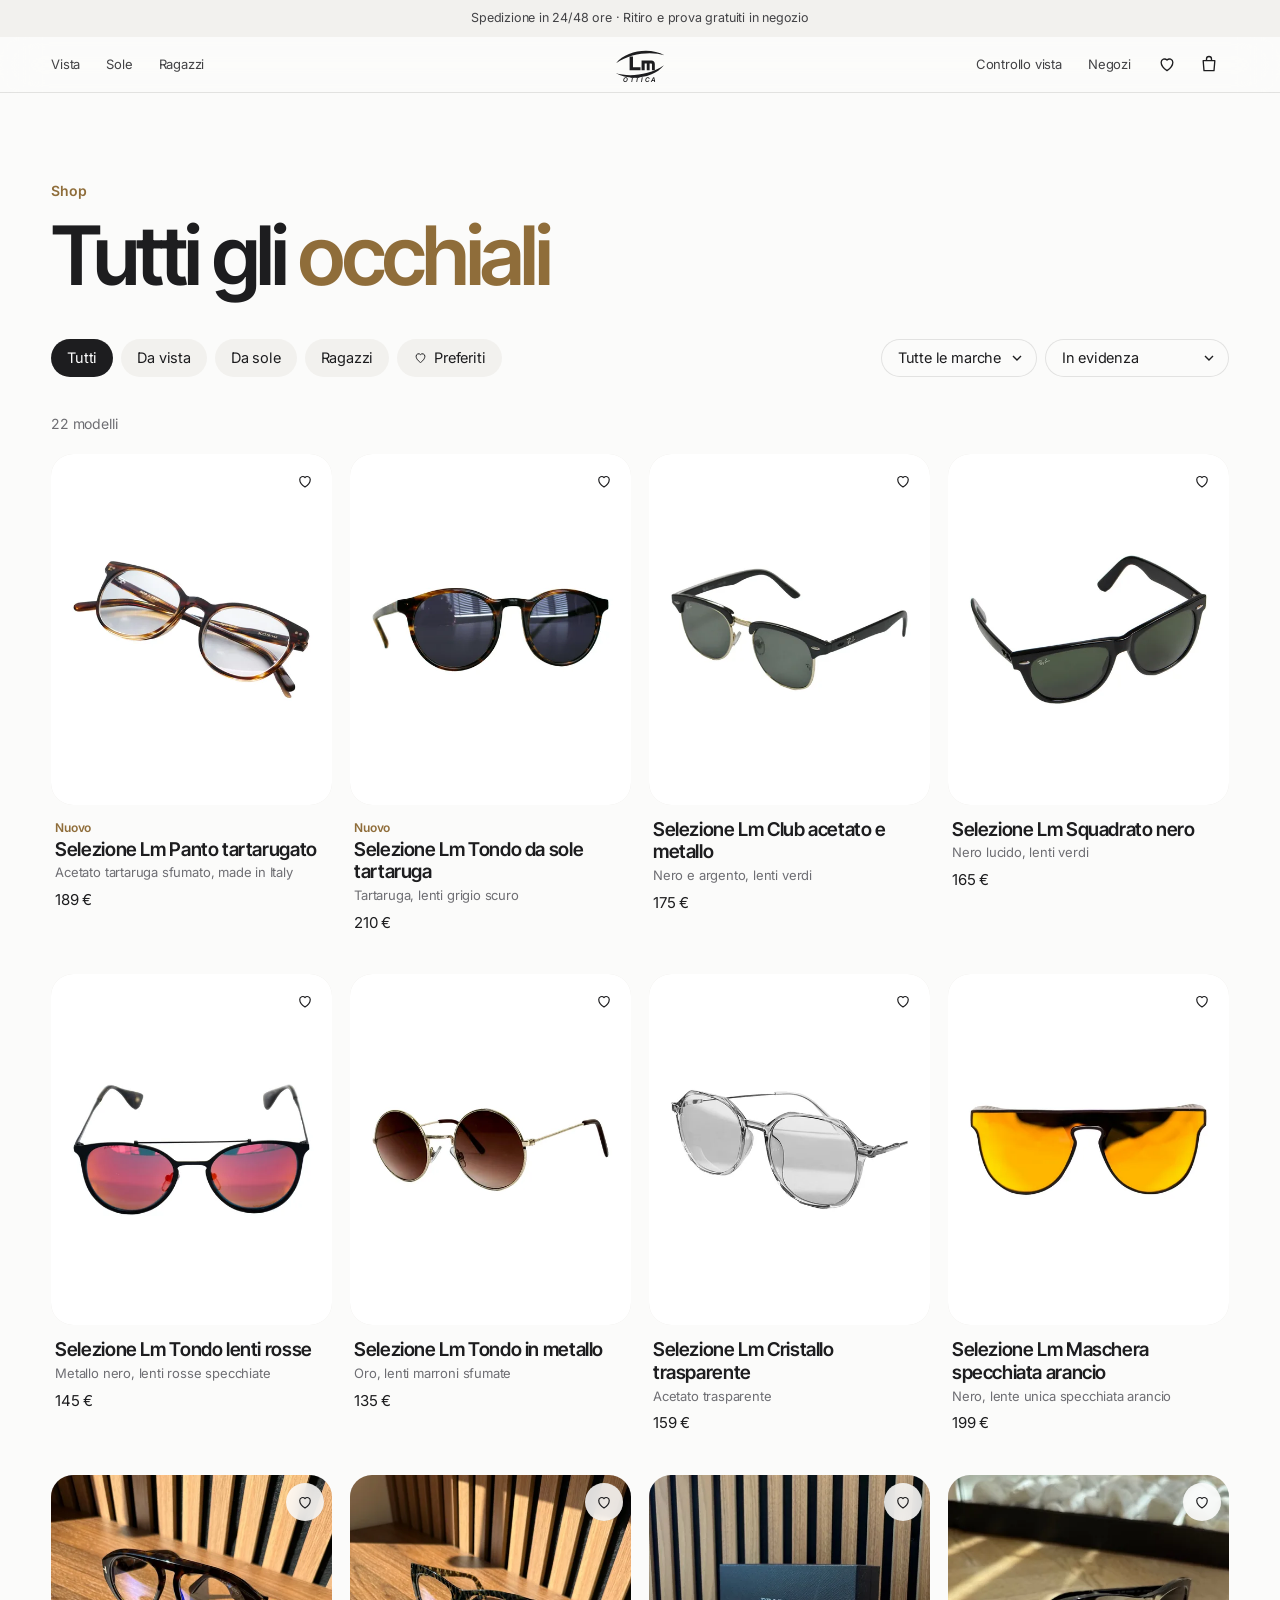
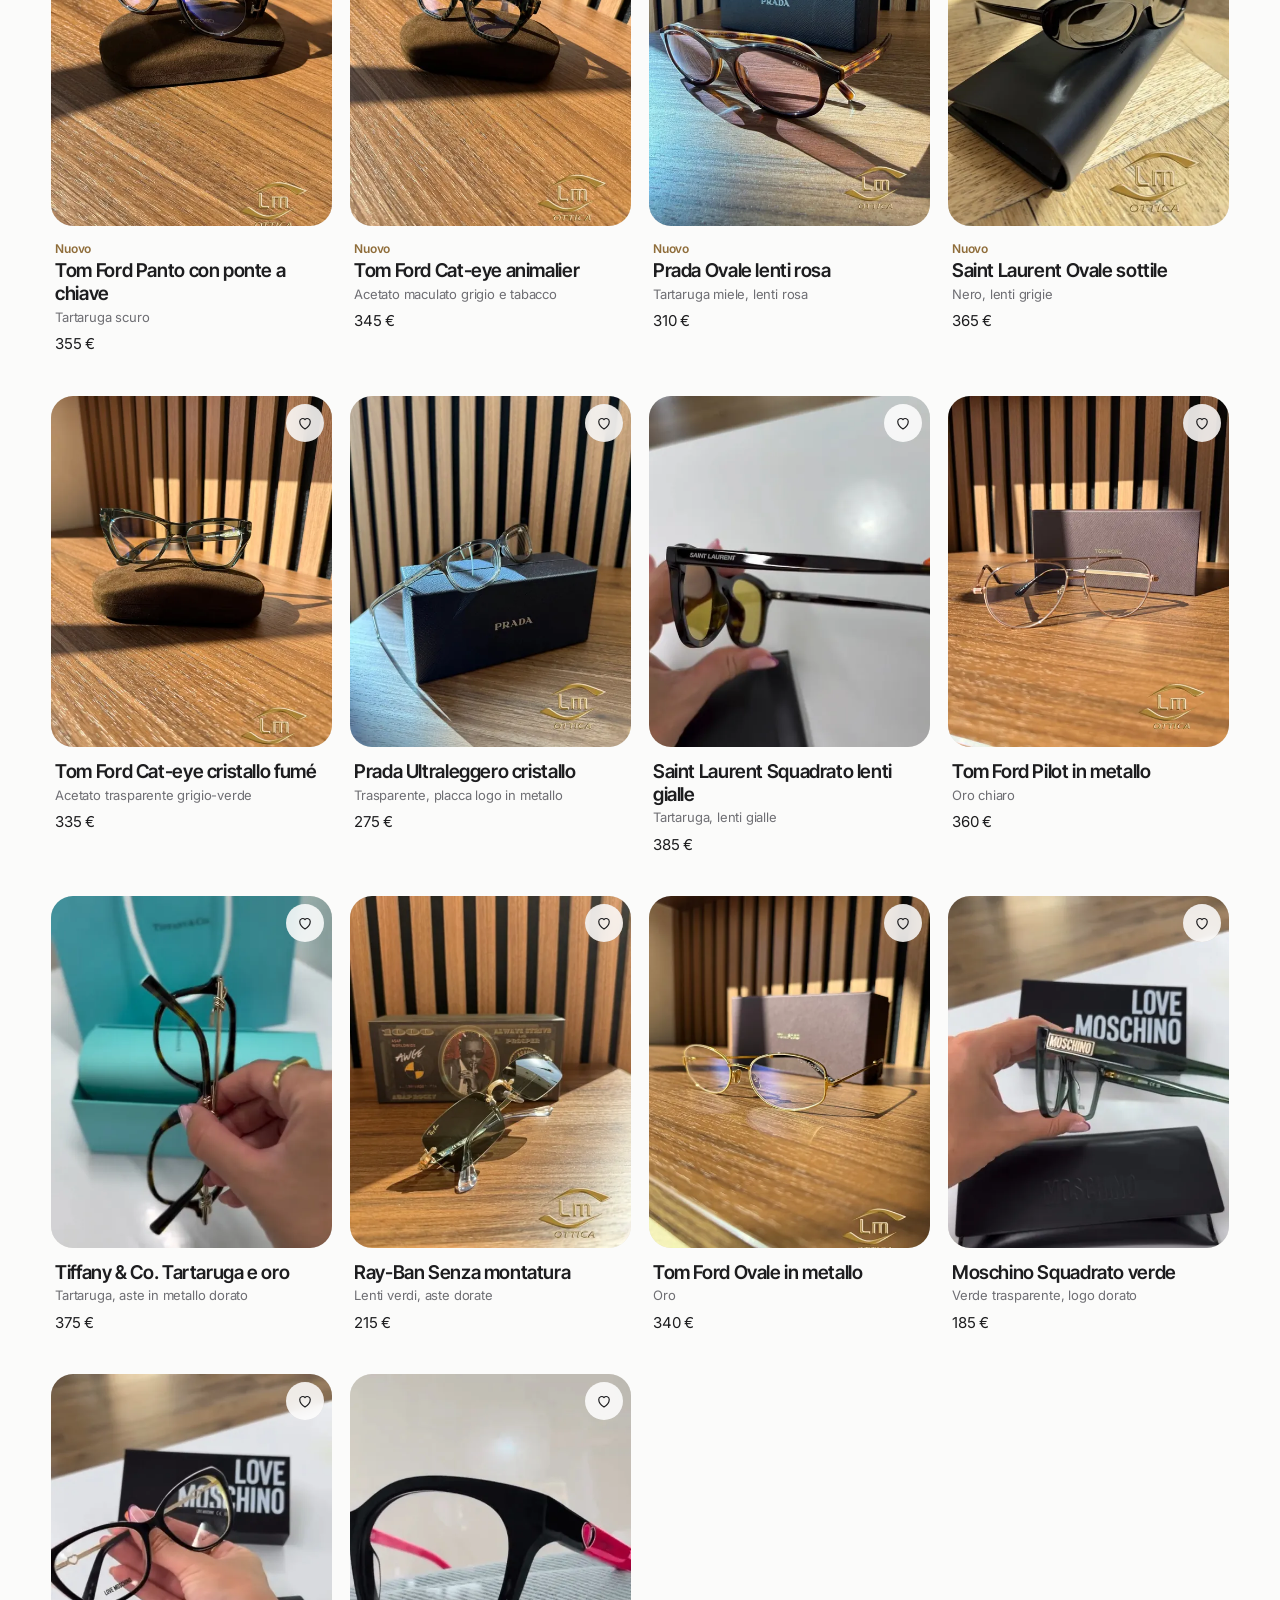
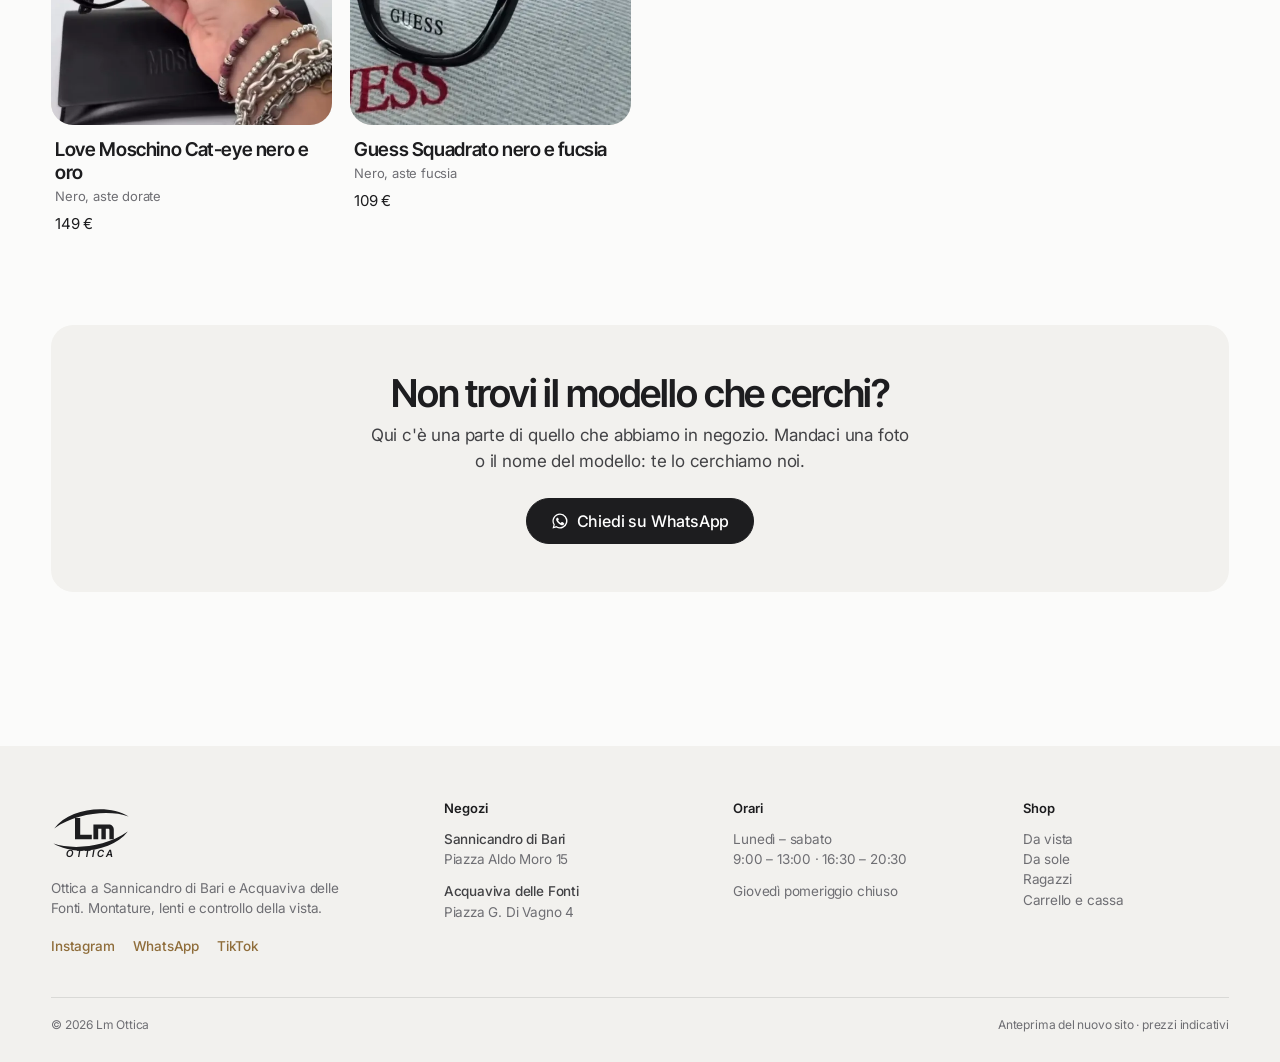
<file: shop.html>
<!doctype html> <html lang="it"> <head> <meta charset="utf-8"> <meta name="viewport" content="width=device-width,initial-scale=1,viewport-fit=cover"> <title>Occhiali da vista e da sole · Lm Ottica</title> <meta name="description" content="Tutti gli occhiali Lm Ottica: Tom Ford, Prada, Saint Laurent, Ray-Ban, Tiffany & Co., Moschino, Guess. Spedizione in 24/48 ore o ritiro in negozio."> <meta name="robots" content="noindex, nofollow"> <meta name="theme-color" content="#f7f5f1"> <meta property="og:title" content="Occhiali da vista e da sole · Lm Ottica"> <meta property="og:description" content="Tutti gli occhiali Lm Ottica: Tom Ford, Prada, Saint Laurent, Ray-Ban, Tiffany & Co., Moschino, Guess. Spedizione in 24/48 ore o ritiro in negozio."> <meta property="og:image" content="assets/og.jpg"> <link rel="icon" href="favicon.svg" type="image/svg+xml"> <link rel="preconnect" href="https://fonts.googleapis.com"> <link rel="preconnect" href="https://fonts.gstatic.com" crossorigin> <link href="https://fonts.googleapis.com/css2?family=Inter+Tight:wght@500;600;700&family=Inter:wght@300;400;500;600&display=swap" rel="stylesheet"> <link rel="stylesheet" href="styles.css"> </head> <body class="p-shop"> <svg width="0" height="0" style="position:absolute" aria-hidden="true"> <symbol id="i-borsa" viewBox="0 0 24 24"><path d="M5 8h14l-1 12H6L5 8Z" fill="none" stroke="currentColor" stroke-width="1.6" stroke-linejoin="round"/><path d="M9 8V6a3 3 0 0 1 6 0v2" fill="none" stroke="currentColor" stroke-width="1.6"/></symbol> <symbol id="i-cuore" viewBox="0 0 24 24"><path d="M12 20s-7-4.4-7-10a4 4 0 0 1 7-2.6A4 4 0 0 1 19 10c0 5.6-7 10-7 10Z" fill="none" stroke="currentColor" stroke-width="1.6" stroke-linejoin="round"/></symbol> <symbol id="i-menu" viewBox="0 0 24 24"><path d="M4 8h16M4 16h16" stroke="currentColor" stroke-width="1.6" stroke-linecap="round"/></symbol> <symbol id="i-x" viewBox="0 0 24 24"><path d="M6 6l12 12M18 6 6 18" stroke="currentColor" stroke-width="1.6" stroke-linecap="round"/></symbol> <symbol id="i-freccia" viewBox="0 0 24 24"><path d="M5 12h14m-5-5 5 5-5 5" fill="none" stroke="currentColor" stroke-width="1.6" stroke-linecap="round" stroke-linejoin="round"/></symbol> <symbol id="i-wa" viewBox="0 0 24 24"><path fill="currentColor" d="M12 2a10 10 0 0 0-8.6 15.1L2 22l5-1.3A10 10 0 1 0 12 2Zm0 18.2c-1.6 0-3.1-.4-4.4-1.2l-.3-.2-3 .8.8-2.9-.2-.3A8.2 8.2 0 1 1 12 20.2Zm4.5-6.1c-.2-.1-1.5-.7-1.7-.8-.2-.1-.4-.1-.6.1l-.8 1c-.1.2-.3.2-.5.1a6.7 6.7 0 0 1-3.3-2.9c-.3-.4.2-.4.7-1.4.1-.2 0-.3 0-.4l-.8-1.8c-.2-.5-.4-.4-.6-.4h-.5c-.2 0-.5.1-.7.3-.2.3-.9.9-.9 2.2s1 2.6 1.1 2.7c.1.2 1.9 2.9 4.6 4.1 1.7.7 2.4.8 3.2.7.5-.1 1.5-.6 1.8-1.2.2-.6.2-1.1.1-1.2l-.5-.3Z"/></symbol> <symbol id="i-pin" viewBox="0 0 24 24"><path d="M12 21s-6-5.6-6-11a6 6 0 0 1 12 0c0 5.4-6 11-6 11Z" fill="none" stroke="currentColor" stroke-width="1.6"/><circle cx="12" cy="10" r="2.2" fill="none" stroke="currentColor" stroke-width="1.6"/></symbol> <symbol id="i-furgone" viewBox="0 0 24 24"><path d="M3 6h11v10H3zM14 10h4l3 3v3h-7" fill="none" stroke="currentColor" stroke-width="1.6" stroke-linejoin="round"/><circle cx="7" cy="17.5" r="1.8" fill="var(--sf,#fff)" stroke="currentColor" stroke-width="1.6"/><circle cx="17" cy="17.5" r="1.8" fill="var(--sf,#fff)" stroke="currentColor" stroke-width="1.6"/></symbol> <symbol id="i-negozio" viewBox="0 0 24 24"><path d="M4 9h16l-1-4H5L4 9Zm1 0v11h14V9M10 20v-6h4v6" fill="none" stroke="currentColor" stroke-width="1.6" stroke-linejoin="round"/></symbol> <symbol id="i-occhio" viewBox="0 0 24 24"><path d="M2 12s3.6-6 10-6 10 6 10 6-3.6 6-10 6S2 12 2 12Z" fill="none" stroke="currentColor" stroke-width="1.6"/><circle cx="12" cy="12" r="3" fill="none" stroke="currentColor" stroke-width="1.6"/></symbol> <symbol id="i-ok" viewBox="0 0 24 24"><path d="m5 12.5 4.5 4.5L19 7.5" fill="none" stroke="currentColor" stroke-width="1.8" stroke-linecap="round" stroke-linejoin="round"/></symbol> <symbol id="i-ig" viewBox="0 0 24 24"><rect x="3.5" y="3.5" width="17" height="17" rx="5" fill="none" stroke="currentColor" stroke-width="1.6"/><circle cx="12" cy="12" r="4" fill="none" stroke="currentColor" stroke-width="1.6"/><circle cx="17.2" cy="6.8" r="1.1" fill="currentColor"/></symbol> <symbol id="i-ritorno" viewBox="0 0 24 24"><path d="M4 12a8 8 0 1 0 2.4-5.7M4 4v4h4" fill="none" stroke="currentColor" stroke-width="1.6" stroke-linecap="round" stroke-linejoin="round"/></symbol> </svg><div class="avviso">Spedizione in 24/48 ore · Ritiro e prova gratuiti in negozio</div> <header class="testata"> <div class="t-sx"> <button class="ico-btn solo-tel" type="button" data-apri-menu aria-label="Menu"><svg><use href="#i-menu"/></svg></button> <nav class="testata-nav" aria-label="Collezioni"> <a href="shop.html?cat=vista">Vista</a> <a href="shop.html?cat=sole">Sole</a> <a href="shop.html?cat=ragazzi">Ragazzi</a> </nav> </div> <a class="testata-logo" href="index.html" aria-label="Lm Ottica, home"><svg class="logo" viewBox="0 0 200 142" role="img" aria-label="Lm Ottica"><g fill="currentColor"> <path d="M8 66C46 16 142 4 194 36 146 20 66 26 8 66Z"/> <path d="M192 74C154 124 58 136 6 104 54 120 134 114 192 74Z"/> <path d="M60 40h13v42h29v11H60Z"/> <path d="M106 56h38c8 0 13 5 13 13v24h-11V70c0-2-1-3-3-3h-6v26h-11V67h-8v26h-12Z"/> <text x="100" y="138" text-anchor="middle" font-family="Inter Tight,Arial,sans-serif" font-style="italic" font-weight="600" font-size="25" letter-spacing="6">OTTICA</text> </g></svg></a> <div class="t-dx"> <nav class="testata-nav" aria-label="Servizi"> <a href="index.html#vista">Controllo vista</a> <a href="index.html#negozi">Negozi</a> </nav> <a class="ico-btn" href="shop.html?preferiti=1" aria-label="Preferiti"><svg><use href="#i-cuore"/></svg><span class="conta" data-conta-pref hidden>0</span></a> <button class="ico-btn" type="button" data-apri-carrello aria-label="Carrello"><svg><use href="#i-borsa"/></svg><span class="conta" data-conta-carrello hidden>0</span></button> </div> </header> <div class="menu-tel" data-menu hidden> <button class="ico-btn chiudi" type="button" data-chiudi-menu aria-label="Chiudi menu"><svg><use href="#i-x"/></svg></button> <nav> <a href="shop.html">Tutti gli occhiali</a> <a href="shop.html?cat=vista">Da vista</a> <a href="shop.html?cat=sole">Da sole</a> <a href="shop.html?cat=ragazzi">Ragazzi</a> <a href="index.html#vista">Controllo della vista</a> <a href="index.html#negozi">I negozi</a> </nav> <a class="btn btn-linea-chiara" href="https://wa.me/393512587280">Scrivici su WhatsApp</a> </div> <main id="contenuto" class="shop"> <div class="shop-testa"> <p class="occhiello scuro" data-shop-occhiello>Shop</p> <h1 data-shop-titolo>Tutti gli <em>occhiali</em></h1> </div> <div class="filtri" role="toolbar" aria-label="Filtri"> <div class="filtri-cat" data-filtri-cat> <button type="button" class="chip-btn" data-cat="">Tutti</button> <button type="button" class="chip-btn" data-cat="vista">Da vista</button> <button type="button" class="chip-btn" data-cat="sole">Da sole</button> <button type="button" class="chip-btn" data-cat="ragazzi">Ragazzi</button> <button type="button" class="chip-btn" data-cat="preferiti"><svg><use href="#i-cuore"/></svg>Preferiti</button> </div> <div class="filtri-dx"> <label class="seleziona"><span class="vh">Marca</span><select data-marca><option value="">Tutte le marche</option></select></label> <label class="seleziona"><span class="vh">Ordina</span><select data-ordina> <option value="">In evidenza</option> <option value="su">Prezzo crescente</option> <option value="giu">Prezzo decrescente</option> </select></label> </div> </div> <p class="conteggio" data-conteggio></p> <div class="griglia" data-griglia="shop"></div> <div class="vuoto" data-vuoto hidden> <p>Nessun occhiale qui, per ora.</p> <a class="btn btn-scuro" href="shop.html">Vedi tutti</a> </div> <aside class="shop-aiuto"> <div> <h2>Non trovi il modello che cerchi?</h2> <p>Qui c'è una parte di quello che abbiamo in negozio. Mandaci una foto o il nome del modello: te lo cerchiamo noi.</p> </div> <a class="btn btn-wa" href="https://wa.me/393512587280?text=Ciao%2C%20cerco%20un%20modello%20di%20occhiali%3A%20"><svg><use href="#i-wa"/></svg>Chiedi su WhatsApp</a> </aside> </main> <div class="velo" data-velo hidden></div> <aside class="carrello" data-carrello aria-label="Carrello" aria-hidden="true"> <div class="carrello-top"> <h2>La tua selezione</h2> <button class="ico-btn" type="button" data-chiudi-carrello aria-label="Chiudi carrello"><svg><use href="#i-x"/></svg></button> </div> <div class="carrello-soglia" data-soglia></div> <div class="carrello-righe" data-righe></div> <div class="carrello-fondo" data-fondo-carrello> <div class="riga-tot"><span>Totale</span><strong data-totale>0 €</strong></div> <a class="btn largo" href="cassa.html">Procedi all'acquisto</a> <p class="nota">Spedizione in 24/48 ore oppure ritiro gratis in negozio.</p> </div> </aside> <div class="toast" data-toast role="status" aria-live="polite"></div> <footer class="piede"> <div class="piede-alto"> <div class="piede-marchio"> <svg class="logo" viewBox="0 0 200 142" role="img" aria-label="Lm Ottica"><g fill="currentColor"> <path d="M8 66C46 16 142 4 194 36 146 20 66 26 8 66Z"/> <path d="M192 74C154 124 58 136 6 104 54 120 134 114 192 74Z"/> <path d="M60 40h13v42h29v11H60Z"/> <path d="M106 56h38c8 0 13 5 13 13v24h-11V70c0-2-1-3-3-3h-6v26h-11V67h-8v26h-12Z"/> <text x="100" y="138" text-anchor="middle" font-family="Inter Tight,Arial,sans-serif" font-style="italic" font-weight="600" font-size="25" letter-spacing="6">OTTICA</text> </g></svg> <p>Ottica a Sannicandro di Bari e Acquaviva delle Fonti. Montature, lenti e controllo della vista.</p> <div class="piede-social"> <a class="piede-link" href="https://www.instagram.com/lm_ottica/">Instagram</a> <a class="piede-link" href="https://wa.me/393512587280">WhatsApp</a> <a class="piede-link" href="https://www.tiktok.com/@lmottica1">TikTok</a> </div> </div> <div> <h3>Negozi</h3> <p><strong>Sannicandro di Bari</strong><br>Piazza Aldo Moro 15</p> <p><strong>Acquaviva delle Fonti</strong><br>Piazza G. Di Vagno 4</p> </div> <div> <h3>Orari</h3> <p>Lunedì – sabato<br>9:00 – 13:00 · 16:30 – 20:30</p> <p>Giovedì pomeriggio chiuso</p> </div> <div> <h3>Shop</h3> <p><a href="shop.html?cat=vista">Da vista</a><br><a href="shop.html?cat=sole">Da sole</a><br><a href="shop.html?cat=ragazzi">Ragazzi</a><br><a href="cassa.html">Carrello e cassa</a></p> </div> </div> <div class="piede-basso"> <span>© 2026 Lm Ottica</span> <span>Anteprima del nuovo sito · prezzi indicativi</span> </div> </footer> <script src="prodotti.js"></script> <script src="app.js"></script> </body> </html>
</file>
<file: styles.css>
@keyframes salta{40%{transform:scale(1.4)}}@keyframes tendina{0%{opacity:0;transform:translateY(-12px)}}@keyframes passa{to{transform:translate3d(26.193%,0,0)}}@keyframes contro{to{transform:translate3d(-26.193%,0,0)}}@keyframes sale-via{to{opacity:0}}@keyframes svanisce-intro{to{opacity:0}}@keyframes appare-intro{to{opacity:1}}@keyframes intro-via{to{opacity:0;visibility:hidden}}@keyframes intro-sicura{to{visibility:hidden;pointer-events:none}}@keyframes galleggia{50%{transform:translate3d(0,-12px,0)}}@keyframes ombra{50%{transform:scale(.9);opacity:.7}}@keyframes appare{0%{opacity:0}}@keyframes sale{0%{opacity:0;transform:translateY(24px)}}:root{--sfondo:#fbfbfa;--sfondo-2:#f2f1ee;--sfondo-3:#e8e6e1;--testo:#1d1d1f;--grafite:#424245;--muto:#6e6e73;--linea:rgba(0, 0, 0, .1);--oro:#8f6d3a;--oro-chiaro:#c9a66b;--rosso:#b3261e;--verde:#248a3d;--display:"Inter Tight", "SF Pro Display", system-ui, sans-serif;--sans:"Inter", "SF Pro Text", system-ui, -apple-system, sans-serif;--gutter:clamp(18px, 4vw, 56px);--max:1320px;--r:22px;--ease:cubic-bezier(.25, .1, .25, 1);--lento:cubic-bezier(.16, 1, .3, 1)}*,::after,::before{box-sizing:border-box}html{-webkit-text-size-adjust:100%;scroll-padding-top:80px}body{margin:0;background:var(--sfondo);color:var(--testo);font:400 17px/1.5 var(--sans);letter-spacing:-.011em;overflow-x:clip;-webkit-font-smoothing:antialiased}img{max-width:100%;display:block}a{color:inherit}button,input,select{font:inherit;color:inherit;letter-spacing:inherit}h1,h2,h3{font-family:var(--display);line-height:1.05;margin:0;letter-spacing:-.03em}h1,h2,h3,strong{font-weight:600}svg{width:1.2em;height:1.2em;flex:none}.vh{position:absolute;width:1px;height:1px;overflow:hidden;clip:rect(0 0 0 0);white-space:nowrap}[hidden]{display:none!important}:focus-visible{outline:2px solid var(--oro);outline-offset:3px}.etichetta,.occhiello,.sopratitolo{font:600 14px/1.3 var(--sans);letter-spacing:-.005em;color:var(--oro);margin:0 0 12px}.link,.link-oro{color:var(--oro);text-decoration:none;font-weight:500}.link-oro:hover{text-decoration:underline;text-underline-offset:3px}.nota{font-size:13px;color:var(--muto);margin:10px 0 0}.btn{display:inline-flex;align-items:center;justify-content:center;gap:8px;min-height:46px;padding:0 24px;border-radius:999px;border:1px solid var(--testo);background:var(--testo);color:#fff;font:500 16px/1 var(--sans);text-decoration:none;cursor:pointer;transition:background .3s var(--ease),color .3s var(--ease),transform .3s var(--ease)}.btn:hover{background:#000}.btn:active{transform:scale(.97)}.btn svg{width:18px;height:18px}.btn-linea,.btn-vetro{background:0 0;color:var(--testo)}.btn-linea:hover,.card-veloce span:hover{background:var(--testo);color:#fff}.btn-linea-chiara{background:0 0;color:#fff;border-color:rgba(255,255,255,.5)}.btn.largo{width:100%;min-height:52px}.avviso{background:var(--sfondo-2);color:var(--grafite);text-align:center;padding:9px 16px;font-size:12.5px}.testata{position:sticky;top:0;z-index:50;height:56px;padding:0 var(--gutter);display:grid;grid-template-columns:1fr auto 1fr;align-items:center;background:rgba(251,251,250,.78);backdrop-filter:saturate(1.8) blur(20px);-webkit-backdrop-filter:saturate(1.8) blur(20px);border-bottom:1px solid var(--linea)}.t-dx,.t-sx{display:flex;align-items:center;gap:2px}.t-dx{justify-content:flex-end}.testata-nav{display:flex;gap:26px}.t-dx .testata-nav{margin-right:14px}.testata-nav a{font-size:13px;color:var(--grafite);text-decoration:none;transition:color .2s}.frase p span,.testata-logo,.testata-nav a:hover{color:var(--testo)}.testata-logo{display:flex}.testata-logo .logo{width:52px;height:auto}.ico-btn{position:relative;display:inline-grid;place-items:center;width:40px;height:40px;border:0;background:0 0;cursor:pointer;text-decoration:none;color:var(--testo);border-radius:50%}.ico-btn svg{width:20px;height:20px}.conta{position:absolute;top:3px;right:1px;min-width:16px;height:16px;padding:0 4px;border-radius:8px;background:var(--testo);color:#fff;font:600 10px/16px var(--sans);text-align:center}.conta.salta{animation:salta .5s var(--lento)}.solo-tel{display:none}.menu-tel{position:fixed;inset:0;z-index:120;background:var(--sfondo);padding:76px var(--gutter) 32px;gap:24px;animation:tendina .45s var(--lento)}.menu-tel .chiudi{position:absolute;top:8px;left:calc(var(--gutter) - 10px)}.menu-tel,.menu-tel nav{display:flex;flex-direction:column}.menu-tel nav a{font:600 30px/1.2 var(--display);letter-spacing:-.03em;text-decoration:none;padding:10px 0}.menu-tel .btn{margin-top:auto}.menu-tel .btn-linea-chiara{background:var(--testo);border-color:var(--testo)}.intro{display:none}html.con-intro body{overflow:hidden}html.con-intro .intro{--pw:min(86vw, 880px);--ph:calc(var(--pw) / 2.4815);position:fixed;inset:0;z-index:300;display:grid;place-items:center;background:#fff;overflow:hidden;animation:intro-via .6s var(--ease) 3s forwards,intro-sicura 0s 6s forwards}.intro-palco{position:relative;width:var(--pw);height:var(--ph)}.intro-logo{position:absolute;left:50%;top:50%;width:calc(var(--pw)*.3);transform:translate(-50%,-50%);color:var(--oro)}.intro-logo .logo{display:block;width:100%;height:auto}.intro-logo.sfocato{filter:blur(7px);opacity:.85;animation:svanisce-intro .5s var(--ease) 2.35s forwards}.intro-logo.nitido{opacity:0;animation:appare-intro .5s var(--ease) 2.35s forwards}.intro-occhiali{position:absolute;inset:0;transform:translate3d(-118%,0,0);animation:passa 2.2s cubic-bezier(.6,0,.2,1) .2s forwards,sale-via .6s var(--ease) 2.6s forwards}.intro-occhiali img,.occhiale-inclina img{position:absolute;inset:0;width:100%;height:100%}.intro-occhiali img{z-index:2}.finestra,.finestra::after{position:absolute;border-radius:50%}.finestra{overflow:hidden}.f-sx{left:calc(var(--pw)*.04506);top:calc(var(--ph)*.50681 - var(--pw)*.19301);width:calc(var(--pw)*.38601);height:calc(var(--pw)*.38601)}.f-dx{left:calc(var(--pw)*.59061);top:calc(var(--ph)*.48252 - var(--pw)*.18382);width:calc(var(--pw)*.36764);height:calc(var(--pw)*.36764)}.eco{position:absolute;width:var(--pw);height:var(--ph);background:#fff;transform:translate3d(118%,0,0);animation:contro 2.2s cubic-bezier(.6,0,.2,1) .2s forwards}.f-sx .eco{left:calc(var(--pw)*-.04506);top:calc(-1*(var(--ph)*.50681 - var(--pw)*.19301))}.f-dx .eco{left:calc(var(--pw)*-.59061);top:calc(-1*(var(--ph)*.48252 - var(--pw)*.18382))}.finestra::after{content:"";inset:0;background:linear-gradient(135deg,rgba(255,255,255,.5),transparent 40%,transparent 70%,rgba(180,200,220,.18))}@media (max-width:600px){html.con-intro .intro{--pw:94vw}}.apertura{background:#fff;padding:clamp(36px,6vw,76px) var(--gutter) clamp(40px,6vw,80px);text-align:center;overflow:hidden}.apertura-testo{max-width:1100px;margin:0 auto}.apertura h1{font-size:clamp(48px,7.6vw,116px);line-height:.98;letter-spacing:-.05em}.apertura-sub{font-size:clamp(18px,1.6vw,22px);color:var(--grafite);max-width:560px;margin:18px auto 26px}.apertura .azioni{justify-content:center;margin:0}.azioni .link-oro{white-space:nowrap}.solo-tel-br{display:none}.apertura-occhiale{position:relative;display:block;margin:clamp(26px,4vw,48px) auto 0;width:min(960px,90vw,calc((100svh - 400px)*1.72));min-width:min(560px,100%)}.occhiale-entra,.occhiale-galleggia,.occhiale-inclina{display:block}.occhiale-inclina{position:relative;aspect-ratio:3843/2229;transition:transform .8s var(--lento);transform-style:preserve-3d}.occhiale-inclina img{object-fit:contain}.occhiale-ombra{position:absolute;left:12%;right:12%;bottom:-4%;height:9%;border-radius:50%;z-index:-1;background:radial-gradient(closest-side,rgba(0,0,0,.16),transparent)}.apertura-didascalia{margin:clamp(18px,3vw,34px)0 0;font-size:14.5px;color:var(--muto)}.apertura-didascalia strong{color:var(--testo);font-weight:500}.js .apertura-testo>*{opacity:0;transform:translateY(18px);transition:opacity .9s var(--ease),transform 1.1s var(--lento)}.js .occhiale-entra{opacity:0;transform:translate3d(0,70px,0) rotate(-5deg) scale(.94);transition:opacity 1s var(--ease) .15s,transform 1.8s var(--lento) .15s}.js .occhiale-inclina .sfocata{opacity:1;transition:opacity 1.3s var(--ease) .35s}.occhiale-inclina .sfocata{opacity:0}.js .apertura-didascalia,.js .occhiale-ombra{opacity:0;transition:opacity 1s var(--ease) 1s}.apertura.pronta .apertura-testo>*,.apertura.pronta .occhiale-entra{opacity:1;transform:none}.apertura.pronta .apertura-testo>:nth-child(2){transition-delay:.08s}.apertura.pronta .apertura-testo>:nth-child(3){transition-delay:.16s}.apertura.pronta .apertura-testo>:nth-child(4){transition-delay:.24s}.apertura.pronta .sfocata,.card-foto img+img{opacity:0}.apertura.pronta .apertura-didascalia,.apertura.pronta .occhiale-ombra,.card:hover .card-foto img+img{opacity:1}.apertura.pronta .occhiale-galleggia{animation:galleggia 7s ease-in-out 2s infinite}.apertura.pronta .occhiale-ombra{animation:ombra 7s ease-in-out 2s infinite}.galleria-frecce{display:flex;gap:10px}.freccia{width:44px;height:44px;border-radius:50%;border:0;background:var(--sfondo-2);display:grid;place-items:center;cursor:pointer;transition:background .2s,opacity .2s}.freccia:hover{background:var(--sfondo-3)}.freccia:disabled{opacity:.35;cursor:default}.freccia[data-scorri="-1"] svg{transform:scaleX(-1)}.vetrina-scorri{display:grid;grid-auto-flow:column;grid-auto-columns:min(440px,82vw);gap:16px;overflow-x:auto;scroll-snap-type:x mandatory;overscroll-behavior-x:contain;-webkit-overflow-scrolling:touch;scrollbar-width:none;margin:0 calc(-1*var(--gutter));padding:0 var(--gutter) 6px;scroll-padding-inline:var(--gutter)}.vetrina-scorri::-webkit-scrollbar{display:none}.pezzo{scroll-snap-align:start;display:flex;flex-direction:column;text-decoration:none;background:#fff;border-radius:var(--r);overflow:hidden;box-shadow:0 1px 0 var(--linea)}.card-foto img,.pezzo img{width:100%;object-fit:cover}.pezzo img{aspect-ratio:1/1;height:auto;background:#fff;transition:transform 1s var(--lento)}.card:hover .card-foto img,.pezzo:hover img{transform:scale(1.04)}.pezzo-testo{display:grid;gap:4px;padding:4px 24px 26px;text-align:center}.pezzo-testo small{font-size:13px;font-weight:600;color:var(--oro)}.pezzo-testo strong{font:600 24px/1.15 var(--display);letter-spacing:-.03em}.pezzo-testo span{color:var(--grafite);font-size:15px}.pezzo-testo em{font-style:normal;font-weight:500;margin-top:6px}.galleria-punti{display:flex;justify-content:center;gap:8px;margin-top:20px}.galleria-punti i{width:7px;height:7px;border-radius:4px;background:rgba(0,0,0,.2);transition:width .4s var(--lento),background .3s}.galleria-punti i.on{width:22px;background:var(--testo)}@media (min-width:821px){.vetrina-scorri{grid-auto-columns:400px;gap:20px;margin-inline:calc(50% - 50vw);padding-inline:max(var(--gutter),calc(50vw - var(--max)/2));scroll-padding-inline:max(var(--gutter),calc(50vw - var(--max)/2))}}.frase p{margin:0 auto;max-width:1000px;text-align:center;font:600 clamp(28px,4.2vw,56px)/1.15 var(--display);letter-spacing:-.035em;color:var(--muto)}.sezione{width:min(var(--max),calc(100% - 2*var(--gutter)));margin:0 auto;padding-top:clamp(90px,11vw,150px)}.testa-sez{display:flex;justify-content:space-between;align-items:baseline;gap:20px;flex-wrap:wrap;margin-bottom:36px}.testa-sez h2{font-size:clamp(36px,4.6vw,64px)}.js .rv{opacity:0;transform:translateY(36px);transition:opacity 1s var(--ease),transform 1.2s var(--lento);transition-delay:var(--d, 0s)}.js .rv.dentro{opacity:1;transform:none}.griglia{display:grid;grid-template-columns:repeat(auto-fill,minmax(min(270px,42vw),1fr));gap:40px 18px}.griglia.quattro{grid-template-columns:repeat(4,1fr)}.scorri{display:grid;grid-auto-flow:column;grid-auto-columns:clamp(230px,23vw,320px);gap:18px;overflow-x:auto;scroll-snap-type:x mandatory;scrollbar-width:none;margin:0 calc(-1*var(--gutter));padding:0 var(--gutter) 8px;scroll-padding-inline:var(--gutter)}.scorri>*{scroll-snap-align:start}.card{position:relative;display:flex;flex-direction:column;gap:14px}.card-foto{position:relative;display:block;aspect-ratio:4/5;overflow:hidden;background:var(--sfondo-3);border-radius:var(--r)}.card-foto img{position:absolute;inset:0;height:100%;transition:opacity .7s var(--ease),transform 1.2s var(--lento)}.card .pref,.card-veloce{position:absolute;z-index:2}.card .pref{right:8px;top:8px;background:rgba(255,255,255,.85);backdrop-filter:blur(8px);-webkit-backdrop-filter:blur(8px);width:38px;height:38px}.card .pref svg{width:18px;height:18px}.ico-btn.attivo svg path,.pref.attivo svg path{fill:var(--rosso);stroke:var(--rosso)}.card-veloce{left:0;right:0;top:0;aspect-ratio:4/5;padding:0;border:0;background:0 0;display:flex;align-items:flex-end;justify-content:center;pointer-events:none;cursor:pointer}.card-veloce span{pointer-events:auto;margin-bottom:14px;padding:0 20px;min-height:40px;display:grid;place-items:center;border-radius:999px;background:rgba(255,255,255,.9);backdrop-filter:blur(10px);-webkit-backdrop-filter:blur(10px);font-size:14px;font-weight:500;opacity:0;transform:translateY(10px);transition:opacity .3s,transform .5s var(--lento),background .2s,color .2s}.card-veloce:focus-visible span,.card:hover .card-veloce span{opacity:1;transform:none}.card-info{display:grid;gap:2px;text-decoration:none;padding:0 4px}.card-nuovo{font-size:12px;font-weight:600;color:var(--oro)}.card-marca{font-size:13px;color:var(--muto)}.card-nome{font:600 19px/1.2 var(--display);letter-spacing:-.02em}.card-prezzo{font-size:15px;margin-top:4px}.trittico{display:grid;grid-template-columns:repeat(3,1fr);gap:18px}.tt{position:relative;display:flex;flex-direction:column;text-decoration:none;border-radius:var(--r);overflow:hidden;background:var(--sfondo-2);min-height:520px}.tt-testo{padding:30px 30px 0;display:grid;gap:4px;text-align:center}.tt-nome{font:600 clamp(28px,2.6vw,38px)/1.1 var(--display);letter-spacing:-.03em}.tt-sub{font-size:15px;color:var(--muto)}.tt-foto{flex:1;position:relative;margin-top:24px;overflow:hidden}.tt-foto img{position:absolute;inset:0;width:100%;height:100%;object-fit:cover;transition:transform 1.4s var(--lento)}.tt:hover .tt-foto img{transform:scale(1.05)}.vantaggi-pannello{display:grid;grid-template-columns:repeat(4,1fr);background:#fff;border-radius:28px;box-shadow:0 1px 0 var(--linea),0 30px 60px -40px rgba(0,0,0,.25);overflow:hidden}.vantaggio{padding:clamp(26px,3vw,40px) clamp(22px,2.4vw,34px);--sf:#fff}.vantaggio+.vantaggio{border-left:1px solid var(--linea)}.v-cifra{margin:0 0 18px;font:600 clamp(30px,3.2vw,44px)/1 var(--display);letter-spacing:-.04em;white-space:nowrap;background:linear-gradient(120deg,#6b4f24,var(--oro) 45%,#c9a66b);-webkit-background-clip:text;background-clip:text;color:transparent}.vantaggio h3{display:flex;align-items:center;gap:8px;font-size:17px;letter-spacing:-.02em;margin-bottom:6px}.vantaggio h3 svg{width:18px;height:18px;color:var(--oro)}.vantaggio p:not(.v-cifra){margin:0;color:var(--grafite);font-size:15px;line-height:1.45}.vista{display:grid;grid-template-columns:1fr 1fr;gap:clamp(32px,6vw,100px);align-items:start}.vista-foto{position:sticky;top:90px;aspect-ratio:4/5;border-radius:var(--r);overflow:hidden}.vista-foto img{width:100%;height:100%;object-fit:cover;object-position:50% 15%}.vista-testo h2{font-size:clamp(40px,5vw,72px);margin-bottom:20px}.vista-testo>p:not(.sopratitolo){color:var(--grafite);font-size:19px;margin:0 0 36px}.prenota{display:grid;gap:24px;background:#fff;border-radius:var(--r);padding:clamp(22px,3vw,34px);box-shadow:0 1px 0 var(--linea),0 20px 50px -30px rgba(0,0,0,.25)}fieldset{border:0;margin:0;padding:0;min-width:0}legend{font-size:13px;font-weight:600;margin-bottom:10px;padding:0}.scelte{display:flex;flex-wrap:wrap;gap:8px}.scelte.giorni{flex-wrap:nowrap;overflow-x:auto;scrollbar-width:none}.chip{position:relative;cursor:pointer}.chip input{position:absolute;opacity:0;pointer-events:none}.chip span{display:inline-flex;flex-direction:column;align-items:center;justify-content:center;min-height:44px;padding:6px 16px;border-radius:12px;border:1px solid var(--linea);font-size:14.5px;line-height:1.2;white-space:nowrap;transition:border-color .2s,box-shadow .2s,background .2s}.chip span small{font-size:11px;color:var(--muto)}.chip:hover span{border-color:rgba(0,0,0,.3)}.chip input:checked+span{border-color:var(--testo);box-shadow:inset 0 0 0 1px var(--testo);background:#fff}.chip input:focus-visible+span{outline:2px solid var(--oro);outline-offset:2px}.chip input:disabled+span{opacity:.35;text-decoration:line-through;cursor:not-allowed}.campo{display:flex;flex-direction:column;gap:8px}.campo>span{font-size:13px;font-weight:600}.campo input{min-height:50px;padding:0 16px;border-radius:12px;border:1px solid rgba(0,0,0,.18);background:#fff;font-size:17px}.campo input:focus{outline:0;border-color:var(--oro);box-shadow:0 0 0 4px rgba(143,109,58,.15)}.campo.errore input{border-color:var(--rosso)}.campo.errore>span{color:var(--rosso)}.negozi-griglia{display:grid;grid-template-columns:1fr 1fr 1fr;gap:18px}.negozio,.orari{background:var(--sfondo-2);border-radius:var(--r);padding:30px}.negozio{display:flex;flex-direction:column;min-height:300px}.negozio h3,.orari h3{font-size:clamp(28px,2.6vw,36px);margin-bottom:8px}.negozio h3{margin-top:auto}.negozio p{margin:0;color:var(--grafite)}.stato{display:inline-flex;align-items:center;gap:8px;font-size:14px;font-weight:500}.stato::before{content:"";width:8px;height:8px;border-radius:50%;background:var(--muto)}.stato.aperto{color:var(--verde)!important}.stato.aperto::before{background:var(--verde)}.negozio-link{display:flex;gap:24px;margin-top:18px!important}.orari dl{margin:10px 0 0}.orari dl div{display:flex;justify-content:space-between;gap:12px;padding:7px 0;font-size:15px;border-bottom:1px solid var(--linea)}.orari dl div:last-child{border:0}.orari dd{margin:0;color:var(--muto)}.orari .oggi dd,.orari .oggi dt{color:var(--testo);font-weight:600}.insta-griglia{display:grid;grid-template-columns:repeat(4,1fr);gap:12px}.insta-griglia a{display:block;aspect-ratio:1;overflow:hidden;border-radius:14px}.insta-griglia img{width:100%;height:100%;object-fit:cover;transition:transform 1.2s var(--lento)}.insta-griglia a:hover img{transform:scale(1.06)}.piede{margin-top:clamp(100px,12vw,160px);background:var(--sfondo-2);color:var(--muto);padding:56px var(--gutter) 28px;font-size:13.5px}.piede-alto{max-width:var(--max);margin:0 auto;display:grid;grid-template-columns:1.4fr 1fr 1fr .8fr;gap:32px}.piede .logo,.piede h3{color:var(--testo);margin-bottom:14px}.piede .logo{width:80px;height:auto}.piede h3{font:600 13px/1 var(--sans);letter-spacing:0}.piede p{margin:0 0 12px;max-width:300px}.piede strong{color:var(--grafite);font-weight:500}.briciole a,.piede a{text-decoration:none}.piede a:hover{text-decoration:underline}.piede-social{display:flex;gap:18px;margin-top:18px}.piede-link{color:var(--oro);font-weight:500}.piede-basso{max-width:var(--max);margin:40px auto 0;padding-top:18px;border-top:1px solid var(--linea);display:flex;justify-content:space-between;gap:12px;flex-wrap:wrap;font-size:12px}.velo{position:fixed;inset:0;z-index:90;background:rgba(0,0,0,.3);backdrop-filter:blur(4px);-webkit-backdrop-filter:blur(4px);animation:appare .4s}.carrello{position:fixed;top:0;right:0;bottom:0;z-index:100;width:min(440px,100%);background:var(--sfondo);display:flex;flex-direction:column;transform:translateX(100%);visibility:hidden;transition:transform .6s var(--lento),visibility 0s .6s;box-shadow:-30px 0 60px -30px rgba(0,0,0,.3)}.carrello.aperto{transform:none;visibility:visible;transition:transform .6s var(--lento)}.carrello-top{display:flex;align-items:center;justify-content:space-between;padding:18px 14px 12px 26px}.carrello-top h2{font-size:28px}.carrello-soglia{margin:0 26px 6px;font-size:14px;color:var(--grafite)}.barra{height:4px;border-radius:2px;background:var(--sfondo-3);margin-top:8px;overflow:hidden}.barra i{display:block;height:100%;background:var(--testo);transform-origin:left;transition:transform .9s var(--lento)}.carrello-righe{flex:1;overflow-y:auto;padding:6px 26px}.riga-c{display:grid;grid-template-columns:76px 1fr auto;gap:16px;padding:16px 0;border-bottom:1px solid var(--linea);align-items:start;animation:appare .5s}.riga-c img{width:76px;height:95px;object-fit:cover;border-radius:12px}.riga-c .m{font-size:12.5px;color:var(--muto)}.riga-c .n{font:600 17px/1.25 var(--display);letter-spacing:-.02em}.riga-c .o{font-size:13px;color:var(--muto)}.riga-c .p{font-size:15px;font-weight:500;text-align:right}.qta{display:inline-flex;align-items:center;margin-top:8px;border:1px solid var(--linea);border-radius:999px}.qta button{width:32px;height:32px;border:0;background:0 0;cursor:pointer;border-radius:50%}.qta span{min-width:18px;text-align:center;font-size:14px}.carrello-vuoto{text-align:center;padding:60px 12px;color:var(--muto)}.carrello-vuoto .btn{margin-top:18px}.carrello-fondo{padding:20px 26px calc(20px + env(safe-area-inset-bottom));border-top:1px solid var(--linea)}.riga-tot{display:flex;justify-content:space-between;align-items:baseline;margin-bottom:16px}.riga-tot strong{font:600 26px/1 var(--display);letter-spacing:-.03em}.toast{position:fixed;left:50%;bottom:26px;z-index:150;transform:translate(-50%,160%);transition:transform .6s var(--lento),opacity .4s,visibility 0s .6s;background:rgba(29,29,31,.92);backdrop-filter:blur(12px);-webkit-backdrop-filter:blur(12px);color:#fff;padding:12px 20px;border-radius:999px;font-size:14.5px;display:flex;align-items:center;gap:10px;max-width:calc(100% - 32px);opacity:0;visibility:hidden}.toast.su{transform:translate(-50%,0);opacity:1;visibility:visible;transition:transform .6s var(--lento),opacity .4s}.cassa,.prodotto,.shop{width:min(var(--max),calc(100% - 2*var(--gutter)));margin:0 auto}.shop-testa{padding:clamp(48px,7vw,96px)0 28px}.shop-testa h1{font-size:clamp(46px,6.4vw,92px);letter-spacing:-.045em}.dettagli h1 em,.grazie h2 em,.p404 h1 em,.shop-testa h1 em{font-style:normal;color:var(--oro)}.filtri{position:sticky;top:56px;z-index:20;display:flex;justify-content:space-between;align-items:center;gap:12px;flex-wrap:wrap;padding:12px 0;background:rgba(251,251,250,.9);backdrop-filter:blur(16px);-webkit-backdrop-filter:blur(16px);margin-bottom:24px}.filtri-cat{display:flex;gap:8px;overflow-x:auto;scrollbar-width:none}.chip-btn,.seleziona select{min-height:38px;border-radius:999px;cursor:pointer;font-size:14.5px}.chip-btn{display:inline-flex;align-items:center;gap:6px;padding:0 16px;border:0;background:var(--sfondo-2);white-space:nowrap;transition:background .2s,color .2s}.chip-btn svg{width:15px;height:15px}.chip-btn:hover{background:var(--sfondo-3)}.chip-btn.attivo{background:var(--testo);color:#fff}.filtri-dx{display:flex;gap:8px}.seleziona select{padding:0 34px 0 16px;border:1px solid var(--linea);background:0 0;appearance:none;-webkit-appearance:none;background-image:url("data:image/svg+xml,%3Csvg xmlns='http://www.w3.org/2000/svg' width='10' height='6'%3E%3Cpath d='M1 1l4 4 4-4' fill='none' stroke='%231d1d1f' stroke-width='1.4'/%3E%3C/svg%3E");background-repeat:no-repeat;background-position:right 14px center}.conteggio{color:var(--muto);font-size:14px;margin:0 0 20px}.griglia .card{animation:sale .8s var(--lento) backwards;animation-delay:calc(var(--i, 0)*50ms)}.vuoto{text-align:center;padding:70px 0;color:var(--muto)}.vuoto .btn{margin-top:16px}.shop-aiuto{margin-top:90px;padding:clamp(28px,4vw,48px);text-align:center;background:var(--sfondo-2);border-radius:var(--r)}.shop-aiuto h2{font-size:clamp(28px,3vw,40px);margin-bottom:10px}.shop-aiuto p{margin:0 auto 24px;color:var(--grafite);max-width:540px}.briciole{display:flex;gap:8px;padding:26px 0 20px;font-size:13px;color:var(--muto)}.briciole a:hover,.piede a:hover{color:var(--testo)}.scheda{display:grid;grid-template-columns:1.2fr 1fr;gap:clamp(28px,6vw,90px);align-items:start}.galleria{display:grid;gap:10px}.galleria-main{aspect-ratio:4/5;overflow:hidden;background:var(--sfondo-3);border-radius:var(--r);cursor:zoom-in}.galleria-main img{transition:transform .6s var(--ease);transform-origin:var(--zx, 50%) var(--zy, 50%)}.galleria-main.zoom img{transform:scale(2)}.galleria-mini{display:flex;gap:10px}.galleria-mini button{width:72px;aspect-ratio:4/5;padding:0;border:2px solid transparent;border-radius:12px;overflow:hidden;cursor:pointer;background:0 0;opacity:.6;transition:opacity .3s}.galleria-mini button.attivo{opacity:1;border-color:var(--testo)}.galleria-main img,.galleria-mini img{width:100%;height:100%;object-fit:cover}.dettagli{position:sticky;top:86px;padding-top:8px}.dettagli .marca{margin:0 0 10px;font-size:15px;font-weight:600;color:var(--oro)}.dettagli h1{font-size:clamp(38px,4.2vw,60px);letter-spacing:-.04em}.colore{color:var(--muto);margin:10px 0 0}.prezzo{font:600 26px/1 var(--display);margin:22px 0 0;letter-spacing:-.02em}.prezzo small{font:400 13px var(--sans);color:var(--muto);margin-left:8px;letter-spacing:0}.desc{font-size:17px;color:var(--grafite);margin:20px 0 28px;max-width:520px}.consegne,.opzioni{display:grid;gap:10px;margin-bottom:22px}.opzioni legend{margin-bottom:12px}.opz{display:flex;align-items:center;gap:14px;padding:16px 18px;border:1px solid rgba(0,0,0,.16);border-radius:14px;background:#fff;cursor:pointer;transition:border-color .2s,box-shadow .2s}.opz:has(input:checked){border-color:var(--testo);box-shadow:inset 0 0 0 1px var(--testo)}.opz input{accent-color:var(--testo);width:18px;height:18px;flex:none;margin:0}.opz strong{display:block;font-weight:600;font-size:16px}.opz small{display:block;color:var(--muto);font-size:13.5px}.opz .carte{margin-left:auto;display:flex;gap:4px}.opz .carte i{font:600 9.5px/1 var(--sans);padding:5px 6px;border-radius:4px;border:1px solid var(--linea);color:var(--muto)}.acquista{display:flex;gap:10px;margin-bottom:10px}.acquista .btn{flex:1;min-height:54px;font-size:17px}.ico-btn.grande{width:54px;height:54px;background:var(--sfondo-2)}.garanzie{list-style:none;padding:0;margin:30px 0 0;display:grid;gap:14px;font-size:15px;color:var(--grafite)}.garanzie li{gap:12px;--sf:var(--sfondo)}.garanzie svg{width:22px;height:22px;color:var(--oro)}.simili .titoletto{margin-bottom:30px}.simili h2{font-size:clamp(32px,4vw,52px)}.opz .carte i,.simili h2 em{font-style:normal}.cassa-griglia{display:grid;grid-template-columns:1.35fr 1fr;gap:clamp(28px,5vw,80px);align-items:start}.blocco{padding:30px 0;border-top:1px solid var(--linea)}.blocco h2,.garanzie li{display:flex;align-items:center}.blocco h2{font-size:28px;gap:14px;margin-bottom:20px}.blocco h2 span{display:inline-grid;place-items:center;width:30px;height:30px;border-radius:50%;background:var(--testo);color:#fff;font:600 14px/1 var(--sans);letter-spacing:0}.campi{display:grid;grid-template-columns:1fr 1fr;gap:16px}.campi .intero{grid-column:1/-1}.campi,.cassa .scelte{margin-top:8px}.riepilogo{position:sticky;top:80px;background:#fff;border-radius:var(--r);padding:28px;box-shadow:0 1px 0 var(--linea),0 24px 60px -36px rgba(0,0,0,.3)}.riepilogo h2{font-size:28px;margin-bottom:4px}.riepilogo-tot{padding:18px 0;display:grid;gap:8px;font-size:15px}.riepilogo-tot div{display:flex;justify-content:space-between}.riepilogo-tot .tot{padding-top:14px;border-top:1px solid var(--linea);align-items:baseline;font-weight:600}.riepilogo-tot .tot strong{font:600 28px/1 var(--display);letter-spacing:-.03em}.riepilogo .nota{text-align:center}.cassa-vuota,.grazie{text-align:center;padding:30px 0 0}.cassa-vuota .btn{margin-top:18px}.grazie{padding:30px 0;max-width:640px;margin:0 auto;animation:sale 1s var(--lento)}.grazie-ok{width:64px;height:64px;padding:16px;border-radius:50%;background:var(--verde);color:#fff}.grazie h2{font-size:clamp(42px,6vw,72px);margin:24px 0 12px;letter-spacing:-.04em}.grazie p{font-size:18px;color:var(--grafite)}.ordine-n{font-size:14px!important;font-weight:600;color:var(--testo)!important}.grazie-az{display:flex;gap:10px;justify-content:center;flex-wrap:wrap;margin-top:26px}.p404{min-height:70vh;display:grid;place-items:center;align-content:center;text-align:center;gap:16px;padding:80px var(--gutter)}.ottotipo{display:grid;gap:6px;font:700 1px/1 var(--display)}.ottotipo span{letter-spacing:.3em;margin-right:-.3em}.ottotipo span:nth-child(1){font-size:100px}.ottotipo span:nth-child(2){font-size:58px;filter:blur(2px)}.ottotipo span:nth-child(3){font-size:32px;filter:blur(5px)}.p404 h1{font-size:clamp(40px,6vw,68px)}.p404 p{color:var(--muto);margin:0 0 10px}@media (max-width:1100px){.vantaggi-pannello{grid-template-columns:1fr 1fr}.vantaggio:nth-child(3){border-left:0}.vantaggio:nth-child(n+3){border-top:1px solid var(--linea)}.testata-nav{display:none}.solo-tel{display:inline-grid}.griglia.quattro{grid-template-columns:repeat(2,1fr)}.negozi-griglia{grid-template-columns:1fr 1fr}.orari{grid-column:1/-1}.insta-griglia{grid-template-columns:repeat(2,1fr)}.piede-alto{grid-template-columns:1fr 1fr}}@media (max-width:820px){.apertura{padding-top:26px}.solo-tel-br{display:inline}.apertura-occhiale{width:100%;min-width:0;margin-top:30px}.galleria-frecce{display:none}.trittico{grid-template-columns:1fr}.tt{min-height:440px}.vista{grid-template-columns:1fr}.vista-foto{position:static;aspect-ratio:4/3}.scheda{grid-template-columns:1fr}.dettagli{position:static}.cassa-griglia{grid-template-columns:1fr}.riepilogo{position:static}.filtri,.testata{background:rgba(251,251,250,.97);backdrop-filter:none;-webkit-backdrop-filter:none}}@media (max-width:600px){body{font-size:16px}.testata{padding:0 6px;height:52px}.testata-logo .logo{width:46px}.filtri{top:52px}.t-dx{gap:0}.griglia{gap:32px 12px}.card-nome{font-size:16px}.card-veloce{display:none}.negozi-griglia,.piede-alto{grid-template-columns:1fr}.filtri-dx,.filtri-dx select{width:100%}.filtri-dx .seleziona{flex:1}.campi{grid-template-columns:1fr}.opz .carte,.vantaggio h3 svg{display:none}.riepilogo{padding:22px}.vantaggi-pannello{border-radius:22px}.vantaggio{padding:20px 16px 22px}.v-cifra{font-size:25px;margin-bottom:12px}.vantaggio h3{font-size:15px;gap:6px}.vantaggio p:not(.v-cifra){font-size:13.5px}.sezione{padding-top:64px}.testa-sez{margin-bottom:22px}.testa-sez h2{font-size:34px}.apertura{padding-bottom:36px}.apertura h1{font-size:46px}.apertura-sub{font-size:17px;margin:14px auto 20px}.vetrina-scorri{grid-auto-columns:68vw;gap:12px}.pezzo img{aspect-ratio:4/3}.pezzo-testo{padding:0 16px 18px}.pezzo-testo strong{font-size:19px}.pezzo-testo span{font-size:13.5px}.frase p{font-size:26px}.trittico{gap:10px}.tt{min-height:0;flex-direction:row-reverse;align-items:center;height:120px}.tt-testo{flex:1;padding:0 18px;text-align:left}.tt-nome{font-size:24px}.tt-sub{font-size:13.5px}.tt-foto{flex:none;width:42%;height:100%;margin:0}.vista{gap:22px}.vista-foto{aspect-ratio:16/9}.vista-testo h2{font-size:38px}.vista-testo>p:not(.sopratitolo){font-size:16.5px;margin-bottom:24px}.prenota{padding:20px;gap:20px}.negozio,.orari{padding:22px}.negozio{min-height:0}.negozio h3{margin-top:10px}.negozio h3,.orari h3{font-size:28px}}@media (min-width:1101px){.negozio{min-height:240px}}@media (prefers-reduced-motion:reduce){*,::after,::before{animation-duration:.01ms!important;transition-duration:.01ms!important}}
</file>
